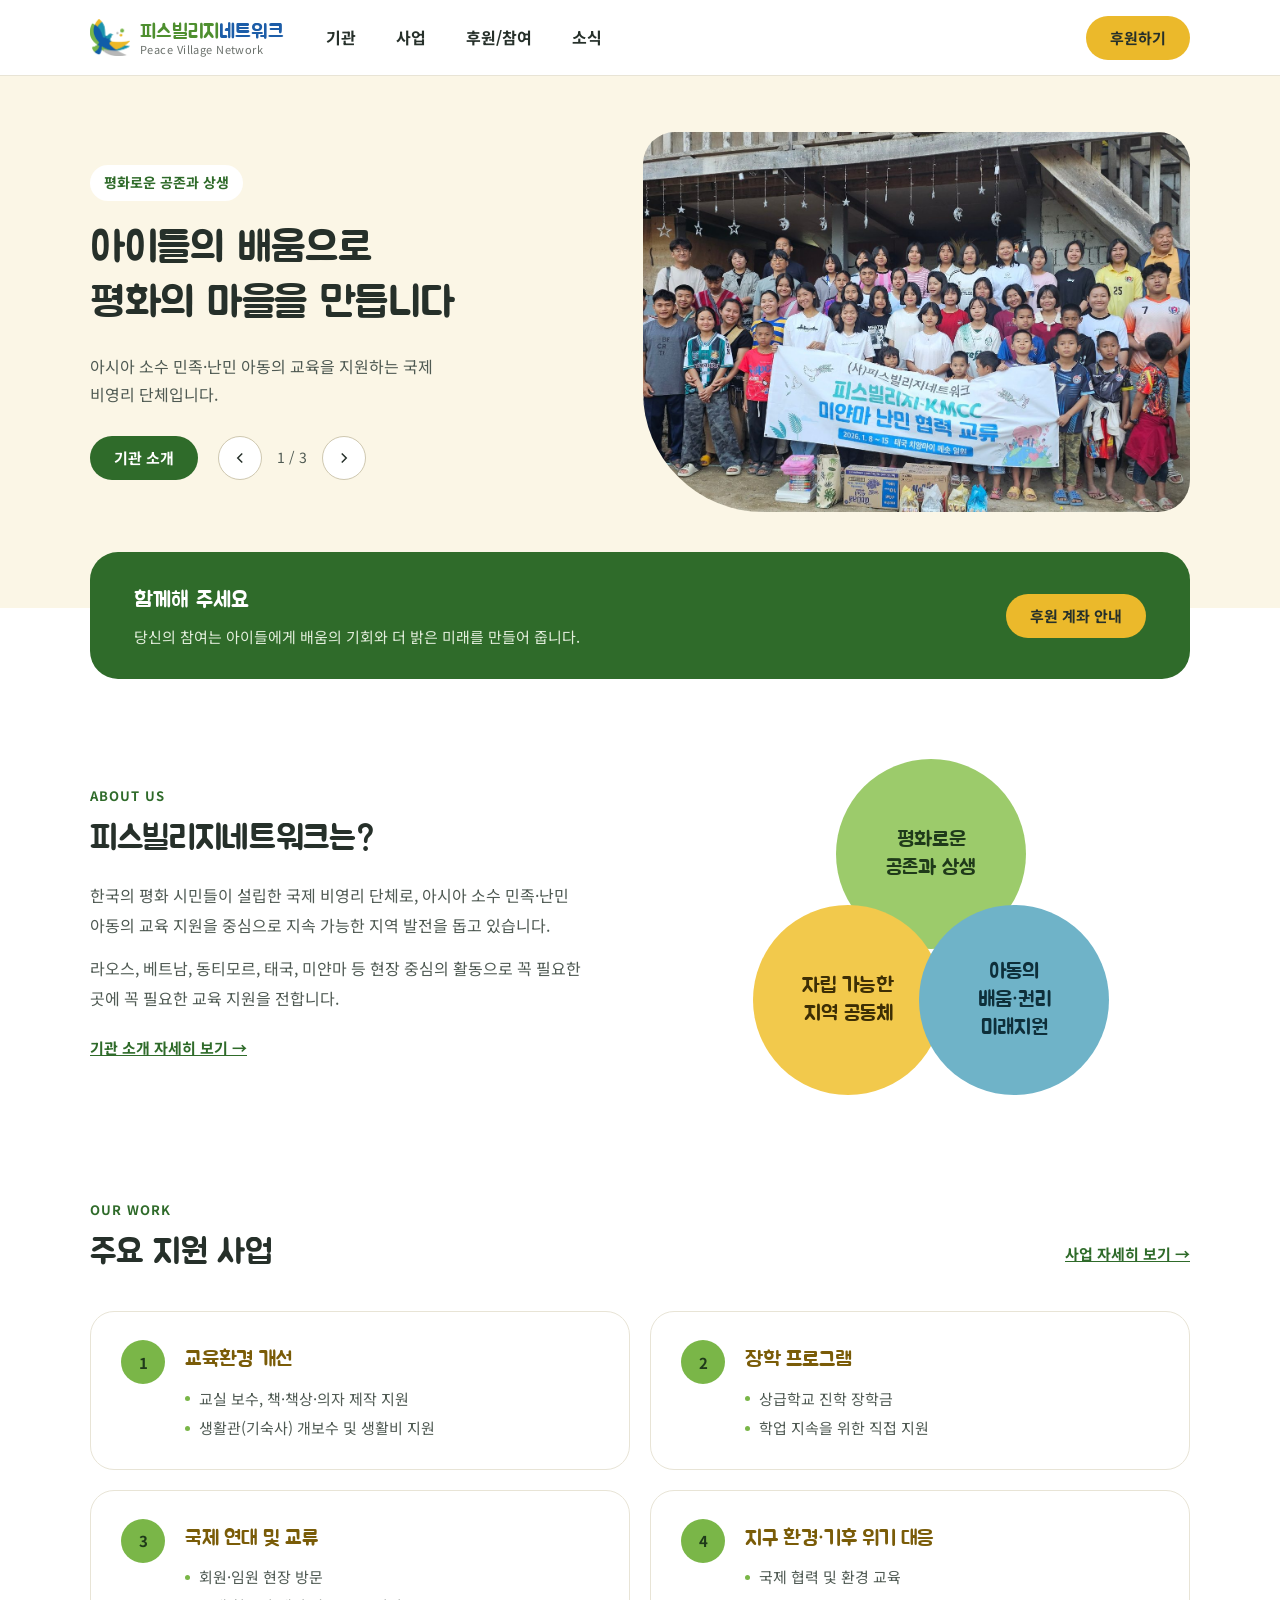
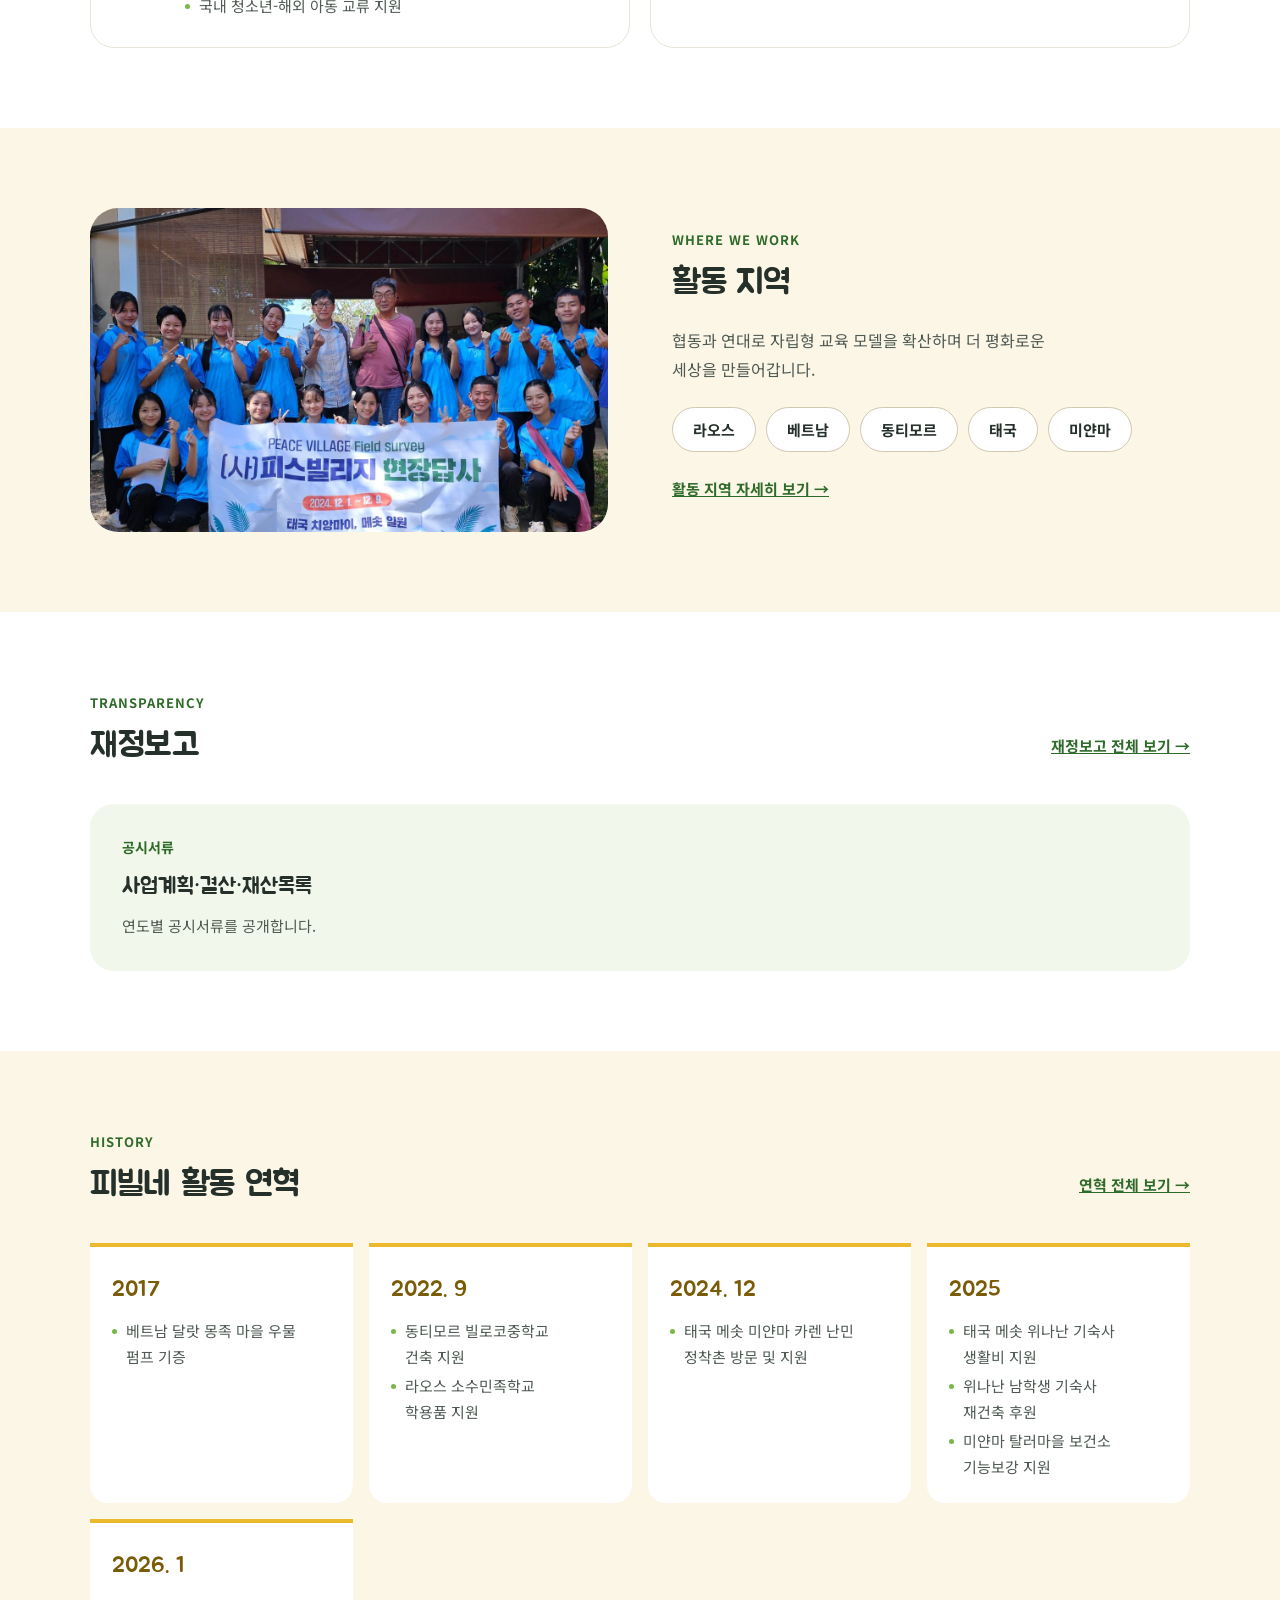
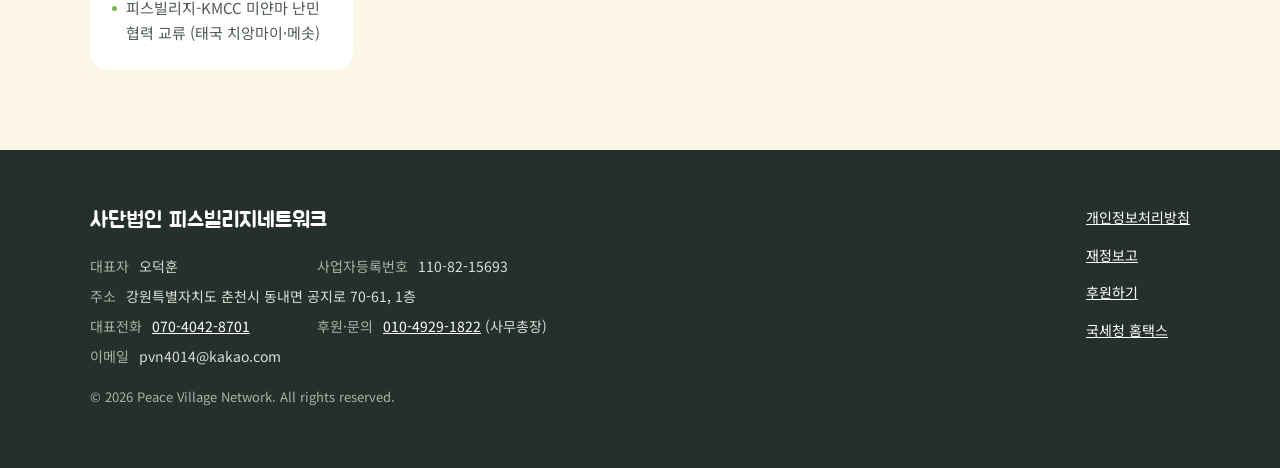
<file: index.html>
<!doctype html>
<html lang="ko">
<head>
<meta charset="utf-8">
<meta name="viewport" content="width=device-width, initial-scale=1">
<link rel="icon" href="assets/img/favicon.png">
<link rel="preconnect" href="https://fonts.googleapis.com">
<link rel="preconnect" href="https://fonts.gstatic.com" crossorigin>
<link href="https://fonts.googleapis.com/css2?family=Jua&family=Noto+Sans+KR:wght@400;500;700&display=swap" rel="stylesheet">
<link rel="stylesheet" href="assets/css/style.css">
<meta property="og:type" content="website">
<meta property="og:site_name" content="피스빌리지네트워크">
<meta property="og:title" content="피스빌리지네트워크 | Peace Village Network">
<meta property="og:description" content="아시아 소수 민족·난민 아동의 교육을 지원하는 국제 비영리 단체, 사단법인 피스빌리지네트워크입니다. 라오스·베트남·동티모르·태국·미얀마에서 아이들의 배움을 함께 만듭니다.">
<meta property="og:image" content="https://www.pvnw.co.kr/assets/img/p1-kmcc-2026.jpg">
<meta name="description" content="아시아 소수 민족·난민 아동의 교육을 지원하는 국제 비영리 단체, 사단법인 피스빌리지네트워크입니다. 라오스·베트남·동티모르·태국·미얀마에서 아이들의 배움을 함께 만듭니다.">
<meta property="og:url" content="https://www.pvnw.co.kr/">
<link rel="canonical" href="https://www.pvnw.co.kr/">

<title>피스빌리지네트워크 | Peace Village Network</title>
</head>
<body>
<a class="skip" href="#main">본문 바로가기</a>
<header id="site-header" class="site-header"></header>

<main id="main">
  <section class="hero" data-feature="홈: 메인 배너" data-render="hero" aria-label="메인 배너"></section>

  <div class="wrap support-band" data-feature="홈: 후원 안내 띠|후원하기 페이지">
    <div class="band">
      <div>
        <span class="band-title" data-text="index.01">함께해 주세요</span>
        <span class="band-text" data-text="index.02">당신의 참여는 아이들에게 배움의 기회와 더 밝은 미래를 만들어 줍니다.</span>
      </div>
      <div class="band-btns">
        <a class="btn btn-yellow" href="support.html#regular" data-feature="CMS 정기후원 사용" data-text="index.03">CMS 정기후원 신청</a>
        <a class="btn btn-yellow" href="support.html#account" data-feature-off="CMS 정기후원 사용" data-text="index.04">후원 계좌 안내</a>
        <a class="btn btn-line-white" href="support.html#account" data-feature="CMS 정기후원 사용" data-text="index.05">후원 계좌 안내</a>
      </div>
    </div>
  </div>

  <section class="section" data-feature="홈: 기관 소개">
    <div class="wrap split">
      <div>
        <span class="eyebrow" data-text="index.06">ABOUT US</span>
        <h2 class="sec-title" style="margin-bottom:20px" data-text="index.07">피스빌리지네트워크는?</h2>
        <p class="lead" data-text="index.08">한국의 평화 시민들이 설립한 국제 비영리 단체로, 아시아 소수 민족·난민 아동의 교육 지원을 중심으로 지속 가능한 지역 발전을 돕고 있습니다.</p>
        <p class="lead" data-text="index.09">라오스, 베트남, 동티모르, 태국, 미얀마 등 현장 중심의 활동으로 꼭 필요한 곳에 꼭 필요한 교육 지원을 전합니다.</p>
        <a class="more" data-feature="기관소개 페이지" href="about.html" style="margin-top:12px" data-text="index.10">기관 소개 자세히 보기 →</a>
      </div>
      <div class="values" aria-label="핵심 가치">
        <div class="circle c1" data-text="index.11">평화로운<br>공존과 상생</div>
        <div class="row">
          <div class="circle c2" data-text="index.12">자립 가능한<br>지역 공동체</div>
          <div class="circle c3" data-text="index.13">아동의<br>배움·권리<br>미래지원</div>
        </div>
      </div>
    </div>
  </section>

  <section class="section tight-top" data-feature="홈: 주요 지원 사업">
    <div class="wrap">
      <div class="sec-head">
        <div><span class="eyebrow" data-text="index.14">OUR WORK</span><h2 class="sec-title" data-text="index.15">주요 지원 사업</h2></div>
        <a class="more" data-feature="주요 지원 사업 페이지" href="business.html" data-text="index.16">사업 자세히 보기 →</a>
      </div>
      <div class="works" data-render="works"></div>
    </div>
  </section>

  <section class="section cream" data-feature="홈: 활동 지역">
    <div class="wrap split">
      <div class="ph">
        <img class="photo" src="assets/img/p4-field-2024.jpg" alt="2024년 12월 태국 치앙마이·메솟 현장답사 단체 사진" data-img="index.사진1">
      </div>
      <div>
        <span class="eyebrow" data-text="index.17">WHERE WE WORK</span>
        <h2 class="sec-title" style="margin-bottom:20px" data-text="index.18">활동 지역</h2>
        <p class="lead" style="margin-bottom:22px" data-text="index.19">협동과 연대로 자립형 교육 모델을 확산하며 더 평화로운 세상을 만들어갑니다.</p>
        <ul class="chips"><li data-text="index.20">라오스</li><li data-text="index.21">베트남</li><li data-text="index.22">동티모르</li><li data-text="index.23">태국</li><li data-text="index.24">미얀마</li></ul>
        <a class="more" data-feature="활동 지역 페이지" href="region.html" style="margin-top:14px" data-text="index.25">활동 지역 자세히 보기 →</a>
      </div>
    </div>
  </section>

  <section class="section" data-feature="홈: 재정보고|재정보고 페이지">
    <div class="wrap">
      <div class="sec-head">
        <div><span class="eyebrow" data-text="index.26">TRANSPARENCY</span><h2 class="sec-title" data-text="index.27">재정보고</h2></div>
        <a class="more" href="finance.html" data-text="index.28">재정보고 전체 보기 →</a>
      </div>
      <div class="fin-cards">
        <a class="fin-card" data-feature="재정보고: 공시서류" href="finance.html#settlement" style="background:var(--green-soft)">
          <span class="k" style="color:var(--green-dark)" data-text="index.29">공시서류</span>
          <span class="t" data-text="index.30">사업계획·결산·재산목록</span>
          <span class="d" data-text="index.31">연도별 공시서류를 공개합니다.</span>
        </a>
        <a class="fin-card" href="finance.html#donation" style="background:var(--blue-soft)" data-feature="기부금 활용실적 공개">
          <span class="k" style="color:var(--blue)" data-text="index.32">기부금</span>
          <span class="t" data-text="index.33">기부금 모금액 및 활용실적</span>
          <span class="d" data-text="index.34">보내주신 후원금의 사용 내역을 공개합니다.</span>
        </a>
      </div>
    </div>
  </section>

  <section class="section cream" data-feature="홈: 활동 연혁">
    <div class="wrap">
      <div class="sec-head">
        <div><span class="eyebrow" data-text="index.35">HISTORY</span><h2 class="sec-title" data-text="index.36">피빌네 활동 연혁</h2></div>
        <a class="more" data-feature="기관소개 페이지|기관소개: 연혁" href="about.html#history" data-text="index.37">연혁 전체 보기 →</a>
      </div>
      <ol data-render="history" data-limit="5"></ol>
    </div>
  </section>

  <section class="section" data-feature="홈: 공지사항|공지사항 페이지">
    <div class="wrap">
      <div class="sec-head">
        <div><span class="eyebrow" data-text="index.38">NEWS</span><h2 class="sec-title" data-text="index.39">공지사항</h2></div>
        <a class="more" href="news.html" data-text="index.40">전체 보기 →</a>
      </div>
      <ul class="notice-latest" data-render="noticesLatest"></ul>
    </div>
  </section>
</main>
<footer id="site-footer" class="site-footer"></footer>
<script src="assets/js/config.js"></script>
<script src="assets/js/content-default.js"></script>
<script src="assets/js/site.js"></script>
<!-- Cloudflare Web Analytics (관리자 미리보기·로컬은 집계 제외) -->
<script>(function(){if(/[?&]edit=1/.test(location.search)||!/pvnw\.co\.kr$/.test(location.hostname))return;var s=document.createElement('script');s.defer=true;s.src='https://static.cloudflareinsights.com/beacon.min.js';s.setAttribute('data-cf-beacon','{"token": "9bc579dd54d64bc2aff5ee26967d3add"}');document.body.appendChild(s);})();</script>

<script>PVN.init('home');</script>
</body>
</html>
</file>
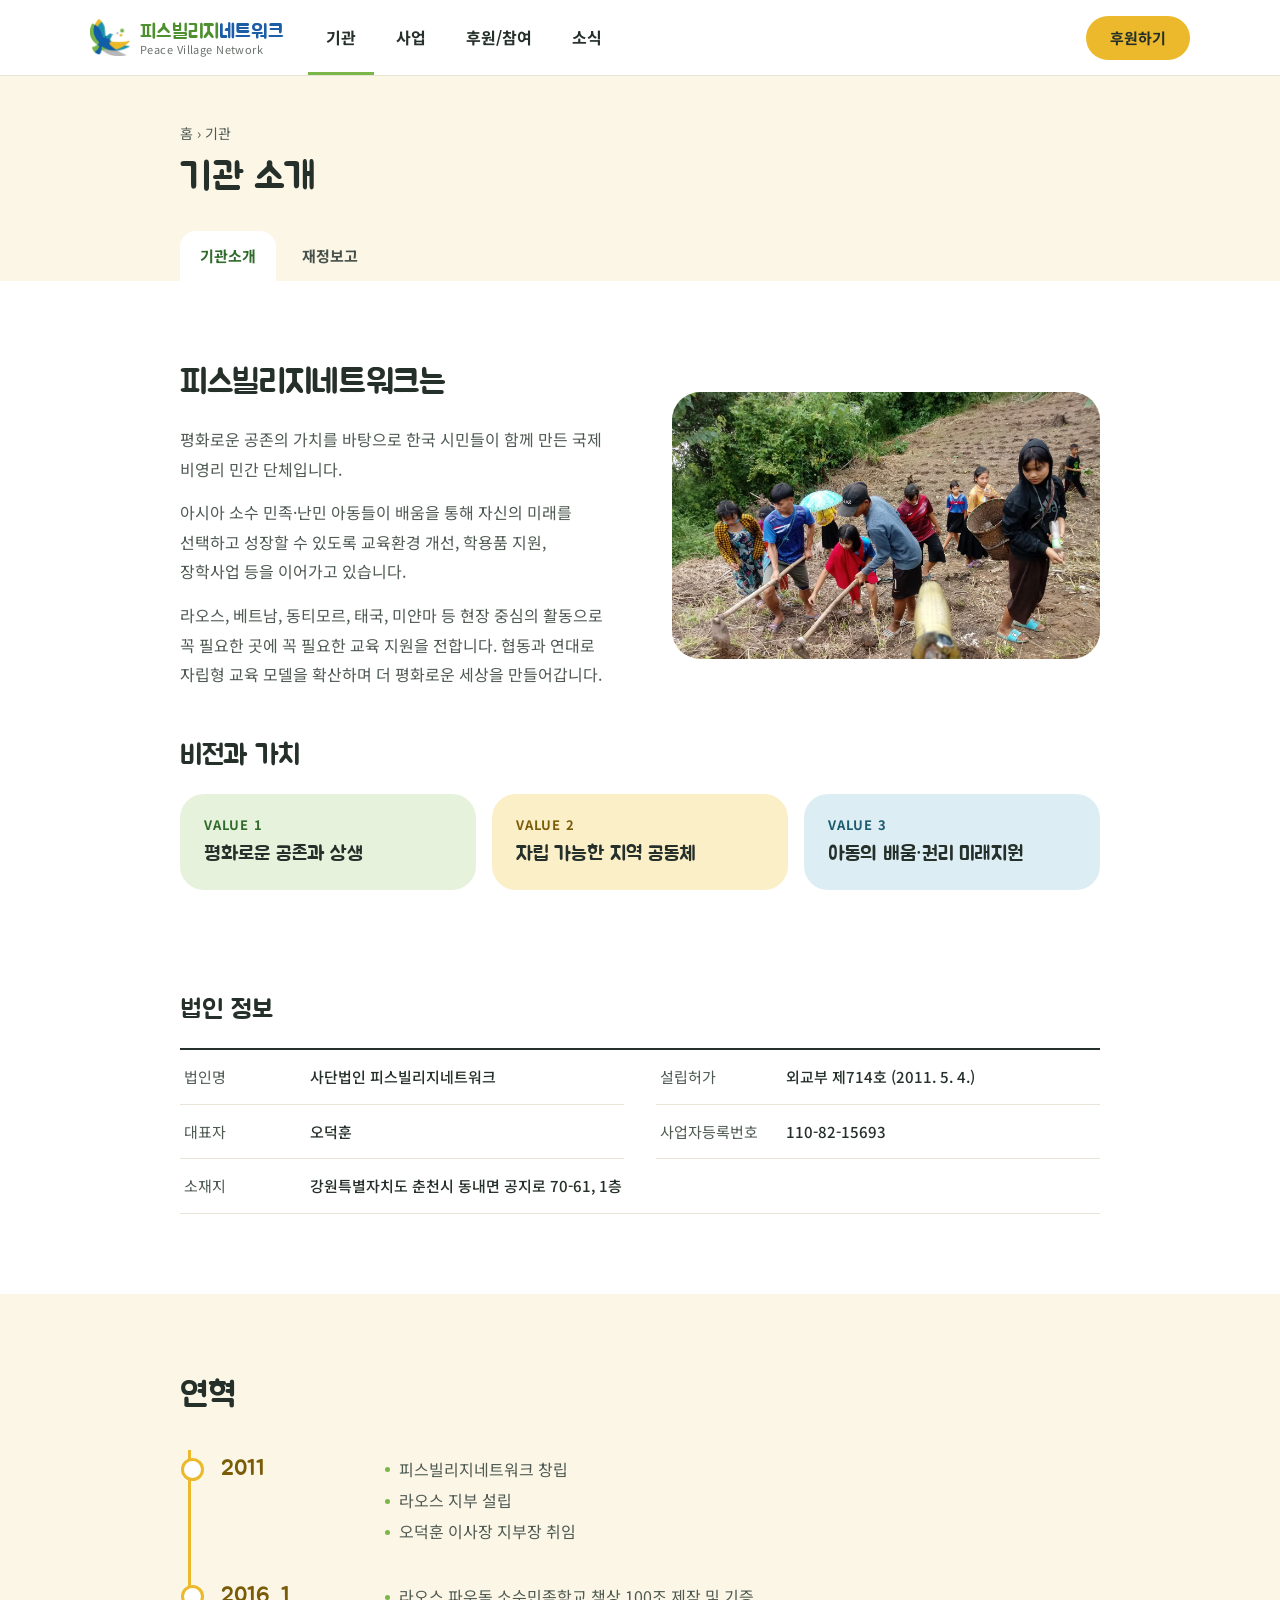
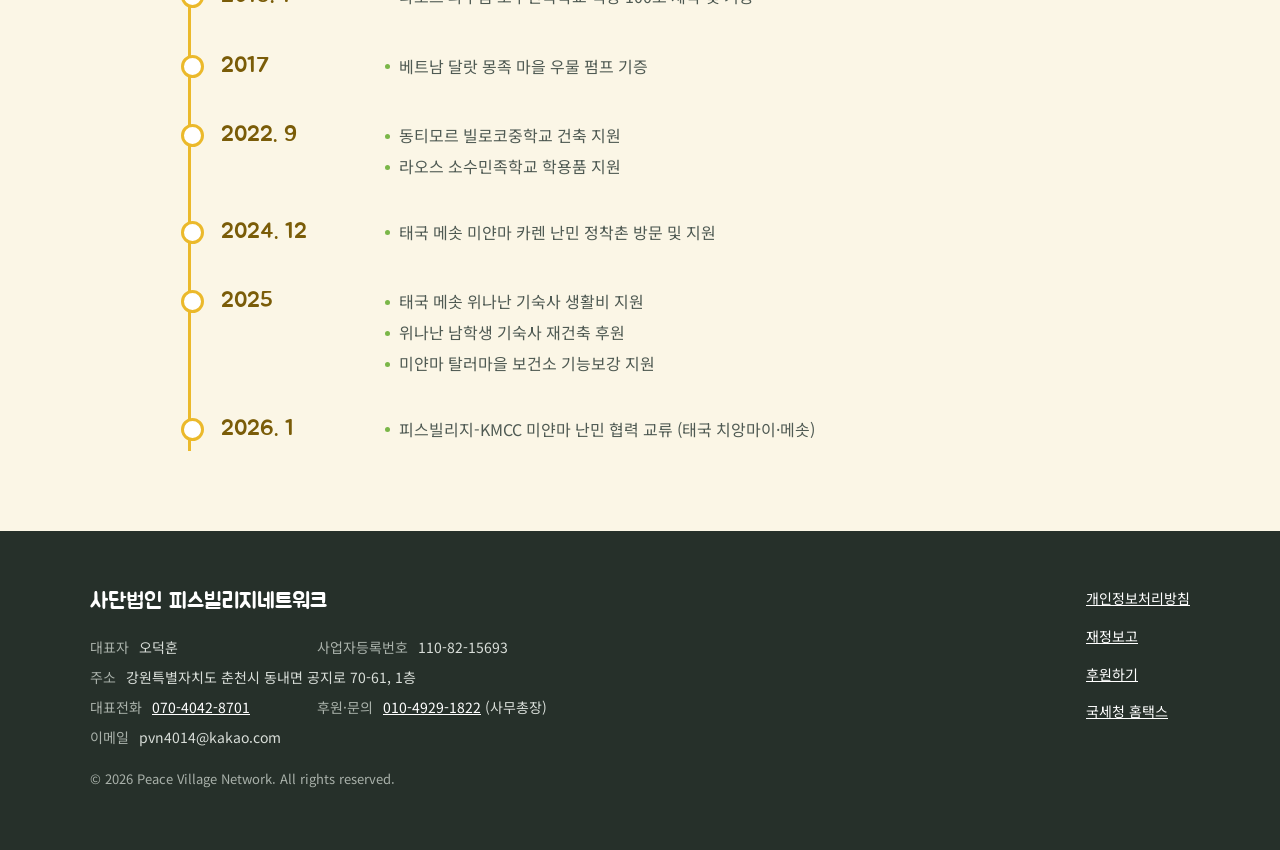
<file: about.html>
<!doctype html>
<html lang="ko">
<head>
<meta charset="utf-8">
<meta name="viewport" content="width=device-width, initial-scale=1">
<link rel="icon" href="assets/img/favicon.png">
<link rel="preconnect" href="https://fonts.googleapis.com">
<link rel="preconnect" href="https://fonts.gstatic.com" crossorigin>
<link href="https://fonts.googleapis.com/css2?family=Jua&family=Noto+Sans+KR:wght@400;500;700&display=swap" rel="stylesheet">
<link rel="stylesheet" href="assets/css/style.css">
<meta property="og:type" content="website">
<meta property="og:site_name" content="피스빌리지네트워크">
<meta property="og:title" content="기관소개 | 피스빌리지네트워크">
<meta property="og:description" content="사단법인 피스빌리지네트워크의 설립 목적과 비전·가치, 2011년부터 이어온 연혁과 법인 정보를 소개합니다.">
<meta property="og:image" content="https://www.pvnw.co.kr/assets/img/p1-kmcc-2026.jpg">
<meta name="description" content="사단법인 피스빌리지네트워크의 설립 목적과 비전·가치, 2011년부터 이어온 연혁과 법인 정보를 소개합니다.">
<meta property="og:url" content="https://www.pvnw.co.kr/about.html">
<link rel="canonical" href="https://www.pvnw.co.kr/about.html">

<title>기관소개 | 피스빌리지네트워크</title>
</head>
<body>
<a class="skip" href="#main">본문 바로가기</a>
<header id="site-header" class="site-header"></header>

<main id="main" data-page-feature="기관소개 페이지">
  <div class="sub-head">
    <div class="wrap narrow">
      <span class="crumb">홈 › 기관</span>
      <h1 data-text="about.01">기관 소개</h1>
      <nav class="sub-tabs" aria-label="기관 하위 메뉴">
        <a data-feature="기관소개 페이지" href="about.html" aria-current="page">기관소개</a>
        <a data-feature="재정보고 페이지" href="finance.html">재정보고</a>
      </nav>
    </div>
  </div>


  <section id="about" class="section">
    <div class="wrap narrow split">
      <div>
        <h2 class="sec-title" style="margin-bottom:20px" data-text="about.02">피스빌리지네트워크는</h2>
        <p class="lead" data-text="about.03">평화로운 공존의 가치를 바탕으로 한국 시민들이 함께 만든 국제 비영리 민간 단체입니다.</p>
        <p class="lead" data-text="about.04">아시아 소수 민족·난민 아동들이 배움을 통해 자신의 미래를 선택하고 성장할 수 있도록 교육환경 개선, 학용품 지원, 장학사업 등을 이어가고 있습니다.</p>
        <p class="lead" data-text="about.05">라오스, 베트남, 동티모르, 태국, 미얀마 등 현장 중심의 활동으로 꼭 필요한 곳에 꼭 필요한 교육 지원을 전합니다. 협동과 연대로 자립형 교육 모델을 확산하며 더 평화로운 세상을 만들어갑니다.</p>
      </div>
      <div class="ph">
        <img class="photo" src="assets/img/p5-farming.jpg" alt="아이들과 청년들이 함께 밭을 일구는 모습" data-img="about.사진1">
      </div>
    </div>
    <div id="values" data-feature="기관소개: 비전과 가치" class="wrap narrow" style="margin-top:48px">
      <h2 class="sec-title" style="margin-bottom:20px;font-size:28px" data-text="about.06">비전과 가치</h2>
      <div class="value-cards">
        <div style="background:#E7F2DC"><small style="color:var(--green-dark)" data-text="about.07">VALUE 1</small><span data-text="about.08">평화로운 공존과 상생</span></div>
        <div style="background:#FBEFC8"><small style="color:var(--yellow-ink)" data-text="about.09">VALUE 2</small><span data-text="about.10">자립 가능한 지역 공동체</span></div>
        <div style="background:#DCEEF3"><small style="color:#1C5A6E" data-text="about.11">VALUE 3</small><span data-text="about.12">아동의 배움·권리 미래지원</span></div>
      </div>
    </div>
  </section>

  <section id="corp" data-feature="기관소개: 법인 정보" class="section tight-top">
    <div class="wrap narrow">
      <h2 class="sec-title" style="margin-bottom:20px;font-size:26px" data-text="about.13">법인 정보</h2>
      <dl class="corp-info">
        <div><dt data-text="about.14">법인명</dt><dd data-info="기관명">사단법인 피스빌리지네트워크</dd></div>
        <div><dt data-text="about.15">설립허가</dt><dd data-info="설립허가"></dd></div>
        <div><dt data-text="about.16">대표자</dt><dd data-info="대표자"></dd></div>
        <div><dt data-text="about.17">사업자등록번호</dt><dd data-info="사업자등록번호"></dd></div>
        <div style="grid-column:1/-1"><dt data-text="about.18">소재지</dt><dd data-info="주소"></dd></div>
      </dl>
    </div>
  </section>

  <section id="history" data-feature="기관소개: 연혁" class="section cream">
    <div class="wrap narrow">
      <h2 class="sec-title" style="margin-bottom:32px" data-text="about.19">연혁</h2>
      <ol data-render="history" data-style="timeline"></ol>
    </div>
  </section>
</main>
<footer id="site-footer" class="site-footer"></footer>
<script src="assets/js/config.js"></script>
<script src="assets/js/content-default.js"></script>
<script src="assets/js/site.js"></script>
<!-- Cloudflare Web Analytics (관리자 미리보기·로컬은 집계 제외) -->
<script>(function(){if(/[?&]edit=1/.test(location.search)||!/pvnw\.co\.kr$/.test(location.hostname))return;var s=document.createElement('script');s.defer=true;s.src='https://static.cloudflareinsights.com/beacon.min.js';s.setAttribute('data-cf-beacon','{"token": "9bc579dd54d64bc2aff5ee26967d3add"}');document.body.appendChild(s);})();</script>

<script>PVN.init('org');</script>
</body>
</html>
</file>
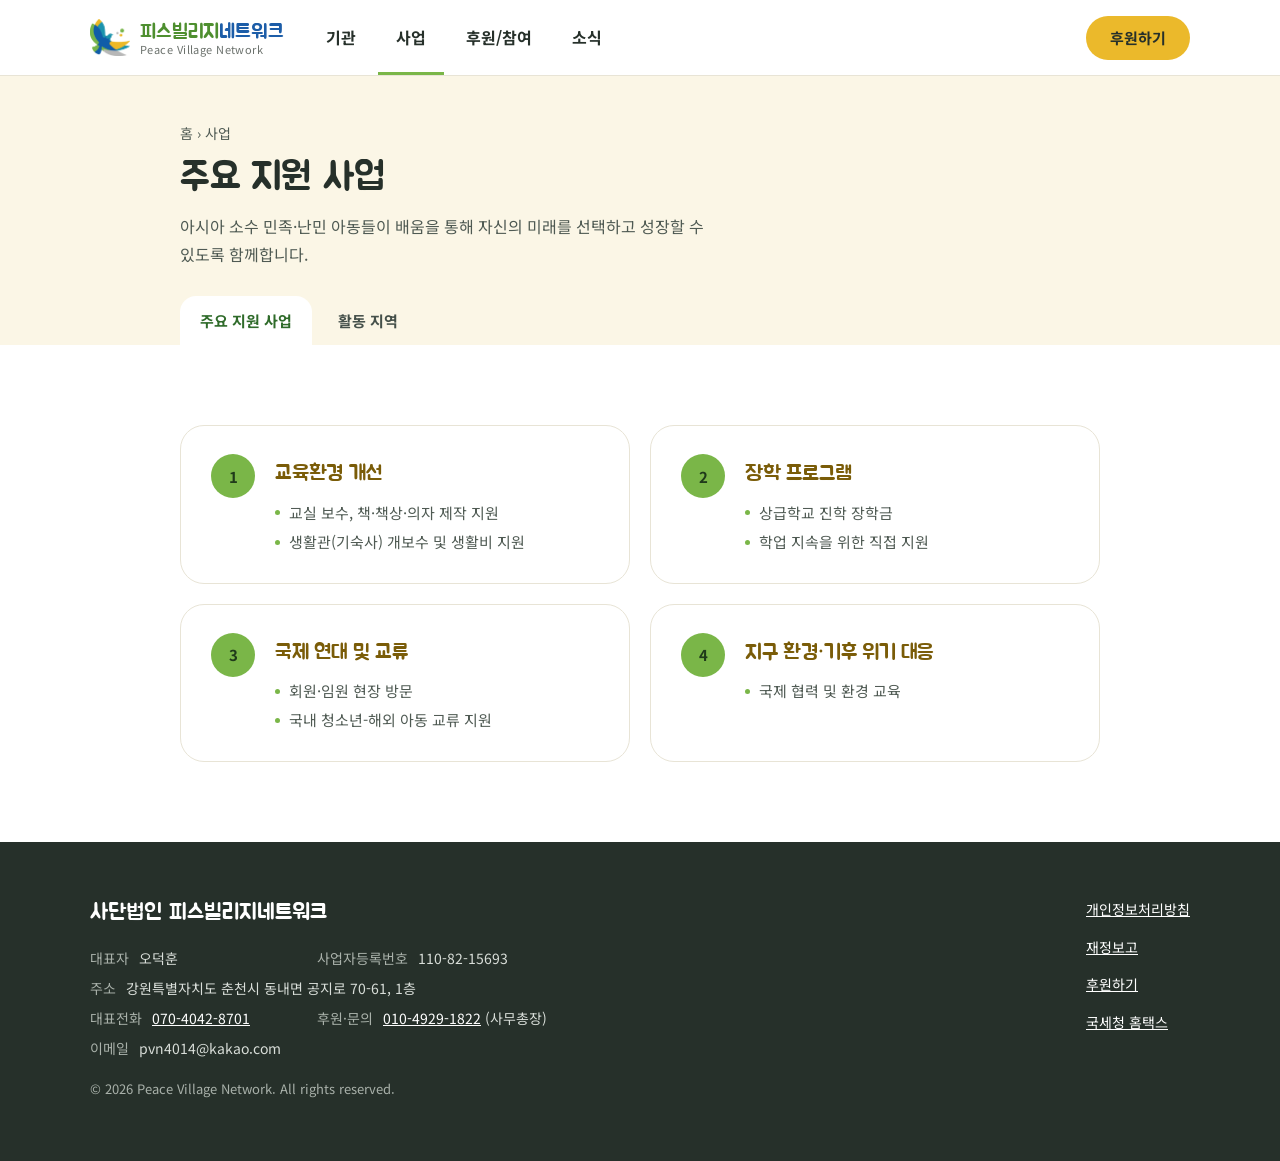
<file: business.html>
<!doctype html>
<html lang="ko">
<head>
<meta charset="utf-8">
<meta name="viewport" content="width=device-width, initial-scale=1">
<link rel="icon" href="assets/img/favicon.png">
<link rel="preconnect" href="https://fonts.googleapis.com">
<link rel="preconnect" href="https://fonts.gstatic.com" crossorigin>
<link href="https://fonts.googleapis.com/css2?family=Jua&family=Noto+Sans+KR:wght@400;500;700&display=swap" rel="stylesheet">
<link rel="stylesheet" href="assets/css/style.css">
<meta property="og:type" content="website">
<meta property="og:site_name" content="피스빌리지네트워크">
<meta property="og:title" content="주요 지원 사업 | 피스빌리지네트워크">
<meta property="og:description" content="교육환경 개선, 장학 프로그램, 국제 연대 및 교류, 지구 환경·기후 위기 대응 — 피스빌리지네트워크의 주요 지원 사업을 소개합니다.">
<meta property="og:image" content="https://www.pvnw.co.kr/assets/img/p1-kmcc-2026.jpg">
<meta name="description" content="교육환경 개선, 장학 프로그램, 국제 연대 및 교류, 지구 환경·기후 위기 대응 — 피스빌리지네트워크의 주요 지원 사업을 소개합니다.">
<meta property="og:url" content="https://www.pvnw.co.kr/business.html">
<link rel="canonical" href="https://www.pvnw.co.kr/business.html">

<title>주요 지원 사업 | 피스빌리지네트워크</title>
</head>
<body>
<a class="skip" href="#main">본문 바로가기</a>
<header id="site-header" class="site-header"></header>

<main id="main" data-page-feature="주요 지원 사업 페이지">
  <div class="sub-head">
    <div class="wrap narrow">
      <span class="crumb">홈 › 사업</span>
      <h1 data-text="business.01">주요 지원 사업</h1>
      <p class="desc" data-text="business.02">아시아 소수 민족·난민 아동들이 배움을 통해 자신의 미래를 선택하고 성장할 수 있도록 함께합니다.</p>
      <nav class="sub-tabs" aria-label="사업 하위 메뉴">
        <a data-feature="주요 지원 사업 페이지" href="business.html" aria-current="page">주요 지원 사업</a>
        <a data-feature="활동 지역 페이지" href="region.html">활동 지역</a>
      </nav>
    </div>
  </div>
  <section class="section">
    <div class="wrap narrow">
      <div class="works" data-render="works"></div>
    </div>
  </section>
</main>
<footer id="site-footer" class="site-footer"></footer>
<script src="assets/js/config.js"></script>
<script src="assets/js/content-default.js"></script>
<script src="assets/js/site.js"></script>
<!-- Cloudflare Web Analytics (관리자 미리보기·로컬은 집계 제외) -->
<script>(function(){if(/[?&]edit=1/.test(location.search)||!/pvnw\.co\.kr$/.test(location.hostname))return;var s=document.createElement('script');s.defer=true;s.src='https://static.cloudflareinsights.com/beacon.min.js';s.setAttribute('data-cf-beacon','{"token": "9bc579dd54d64bc2aff5ee26967d3add"}');document.body.appendChild(s);})();</script>

<script>PVN.init('work');</script>
</body>
</html>
</file>
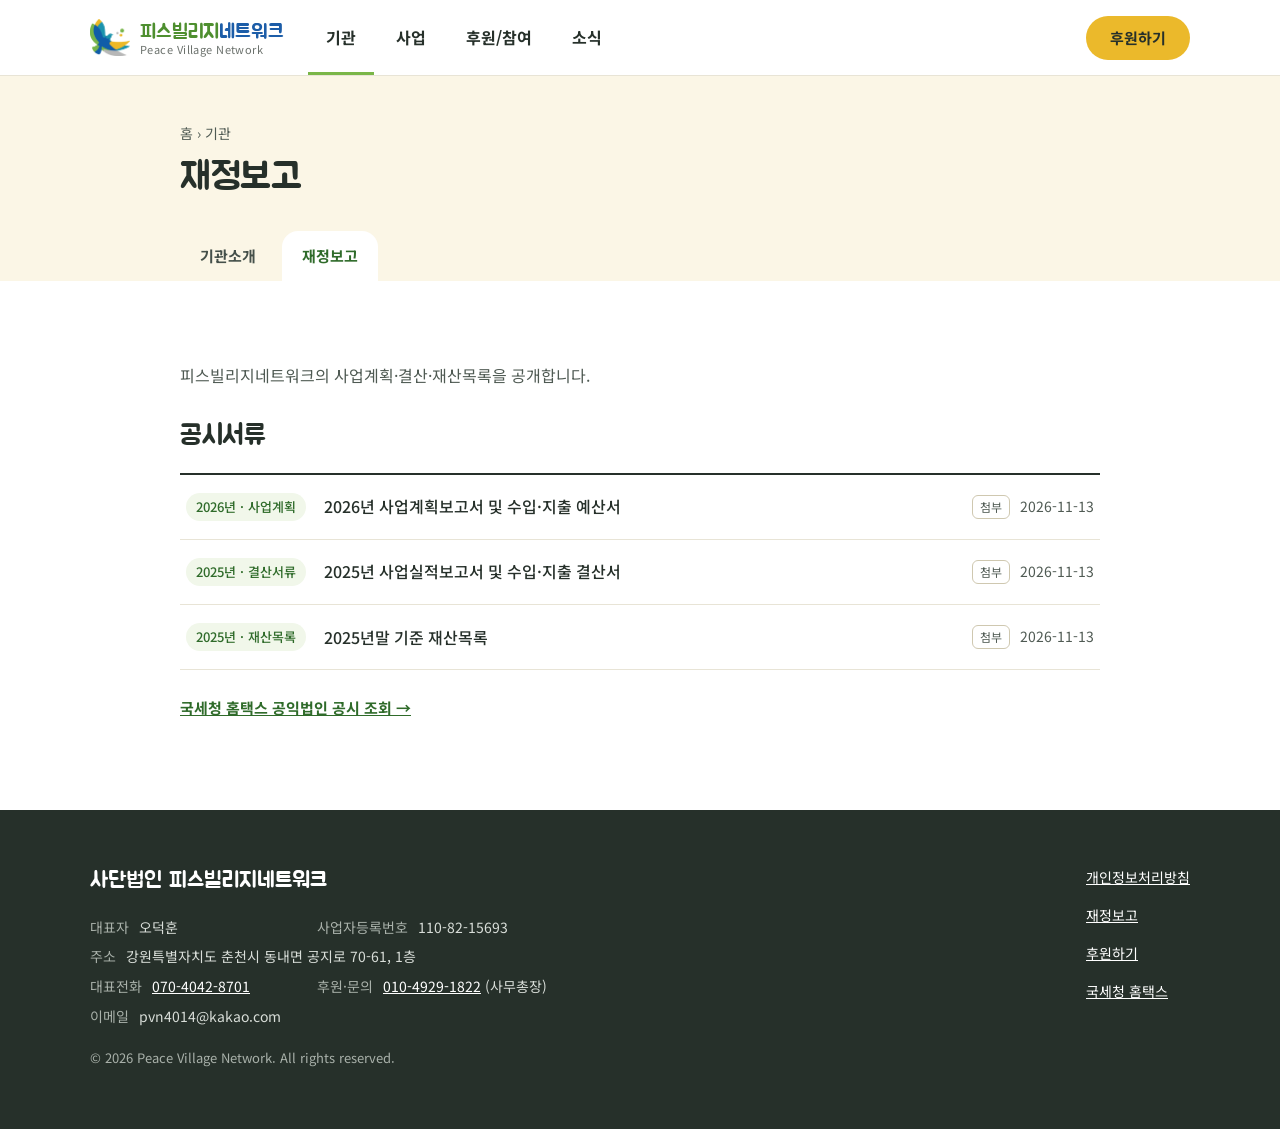
<file: finance.html>
<!doctype html>
<html lang="ko">
<head>
<meta charset="utf-8">
<meta name="viewport" content="width=device-width, initial-scale=1">
<link rel="icon" href="assets/img/favicon.png">
<link rel="preconnect" href="https://fonts.googleapis.com">
<link rel="preconnect" href="https://fonts.gstatic.com" crossorigin>
<link href="https://fonts.googleapis.com/css2?family=Jua&family=Noto+Sans+KR:wght@400;500;700&display=swap" rel="stylesheet">
<link rel="stylesheet" href="assets/css/style.css">
<meta property="og:type" content="website">
<meta property="og:site_name" content="피스빌리지네트워크">
<meta property="og:title" content="재정보고 | 피스빌리지네트워크">
<meta property="og:description" content="피스빌리지네트워크의 사업계획서·결산서·재산목록 등 재정 공시자료를 투명하게 공개합니다.">
<meta property="og:image" content="https://www.pvnw.co.kr/assets/img/p1-kmcc-2026.jpg">
<meta name="description" content="피스빌리지네트워크의 사업계획서·결산서·재산목록 등 재정 공시자료를 투명하게 공개합니다.">
<meta property="og:url" content="https://www.pvnw.co.kr/finance.html">
<link rel="canonical" href="https://www.pvnw.co.kr/finance.html">

<title>재정보고 | 피스빌리지네트워크</title>
</head>
<body>
<a class="skip" href="#main">본문 바로가기</a>
<header id="site-header" class="site-header"></header>

<main id="main" data-page-feature="재정보고 페이지">
  <div class="sub-head">
    <div class="wrap narrow">
      <span class="crumb">홈 › 기관</span>
      <h1 data-text="finance.01">재정보고</h1>
      <nav class="sub-tabs" aria-label="기관 하위 메뉴">
        <a data-feature="기관소개 페이지" href="about.html">기관소개</a>
        <a data-feature="재정보고 페이지" href="finance.html" aria-current="page">재정보고</a>
      </nav>
    </div>
  </div>
  <section class="section">
    <div class="wrap narrow">
      <p class="lead" data-board-hide style="margin-bottom:28px" data-text="finance.02">피스빌리지네트워크의 사업계획·결산·재산목록을 공개합니다.</p>
      <section id="summary" class="fin-sec" data-feature="재정보고: 요약 그래프">
        <h2 class="sec-title fin-h" data-text="finance.요약">한눈에 보는 재정</h2>
        <div data-render="finSummary"></div>
      </section>
      <section id="settlement" class="fin-sec" data-feature="재정보고: 공시서류">
        <h2 class="sec-title fin-h" data-text="finance.03">공시서류</h2>
        <div data-render="finance" data-kind="settlement"></div>
      </section>
      <section id="donation" class="fin-sec" data-feature="기부금 활용실적 공개">
        <h2 class="sec-title fin-h" data-text="finance.04">기부금 모금액 및 활용실적</h2>
        <div data-render="finance" data-kind="donation"></div>
      </section>
      <a class="more" data-board-hide href="https://www.hometax.go.kr" target="_blank" rel="noopener" style="margin-top:16px" data-text="finance.05">국세청 홈택스 공익법인 공시 조회 →</a>
    </div>
  </section>
</main>
<footer id="site-footer" class="site-footer"></footer>
<script src="assets/js/config.js"></script>
<script src="assets/js/content-default.js"></script>
<script src="assets/js/site.js"></script>
<!-- Cloudflare Web Analytics (관리자 미리보기·로컬은 집계 제외) -->
<script>(function(){if(/[?&]edit=1/.test(location.search)||!/pvnw\.co\.kr$/.test(location.hostname))return;var s=document.createElement('script');s.defer=true;s.src='https://static.cloudflareinsights.com/beacon.min.js';s.setAttribute('data-cf-beacon','{"token": "9bc579dd54d64bc2aff5ee26967d3add"}');document.body.appendChild(s);})();</script>

<script>PVN.init('org');</script>
</body>
</html>
</file>
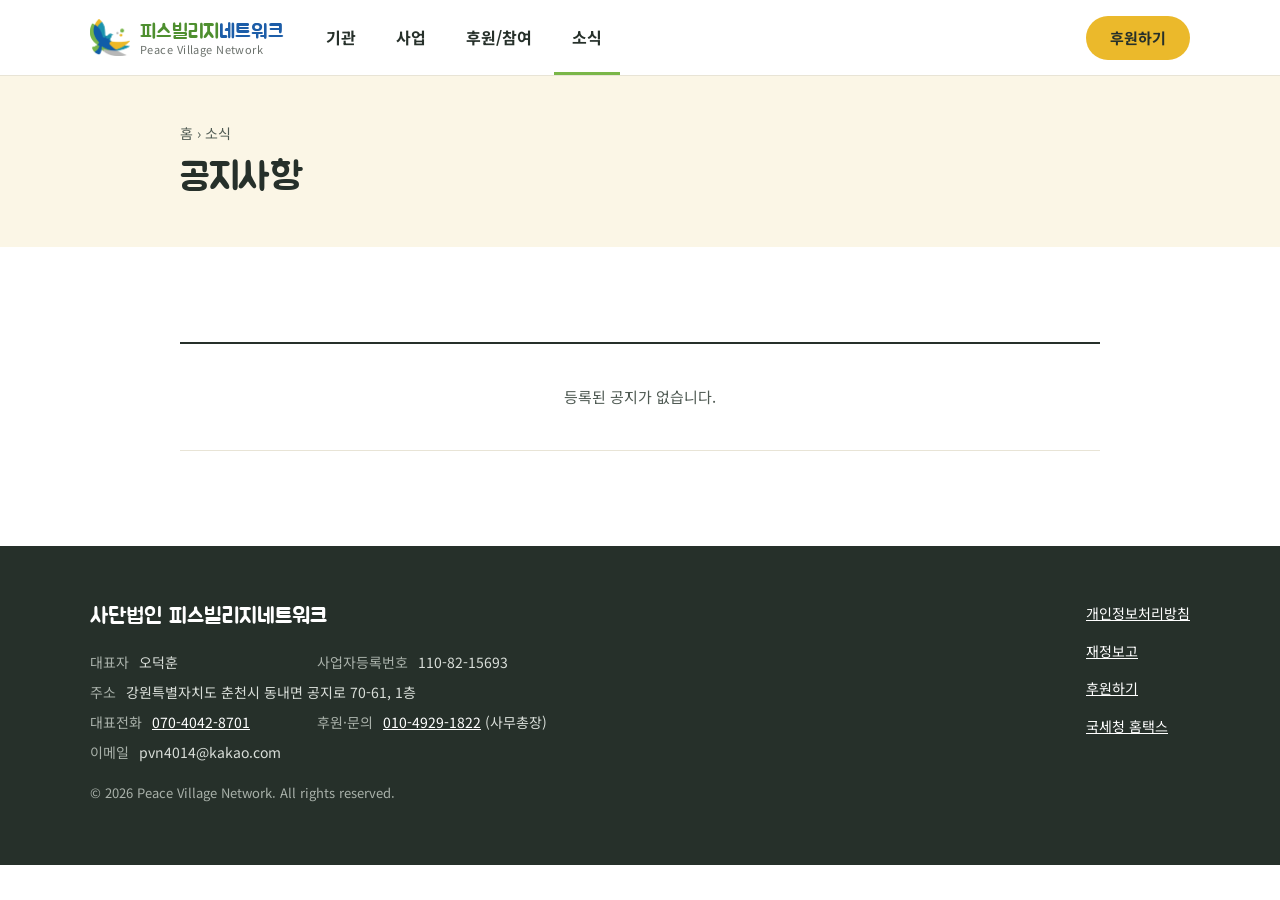
<file: news.html>
<!doctype html>
<html lang="ko">
<head>
<meta charset="utf-8">
<meta name="viewport" content="width=device-width, initial-scale=1">
<link rel="icon" href="assets/img/favicon.png">
<link rel="preconnect" href="https://fonts.googleapis.com">
<link rel="preconnect" href="https://fonts.gstatic.com" crossorigin>
<link href="https://fonts.googleapis.com/css2?family=Jua&family=Noto+Sans+KR:wght@400;500;700&display=swap" rel="stylesheet">
<link rel="stylesheet" href="assets/css/style.css">
<meta property="og:type" content="website">
<meta property="og:site_name" content="피스빌리지네트워크">
<meta property="og:title" content="공지사항 | 피스빌리지네트워크">
<meta property="og:description" content="피스빌리지네트워크의 새 소식과 공지사항을 전합니다.">
<meta property="og:image" content="https://www.pvnw.co.kr/assets/img/p1-kmcc-2026.jpg">
<meta name="description" content="피스빌리지네트워크의 새 소식과 공지사항을 전합니다.">
<meta property="og:url" content="https://www.pvnw.co.kr/news.html">
<link rel="canonical" href="https://www.pvnw.co.kr/news.html">

<title>공지사항 | 피스빌리지네트워크</title>
</head>
<body>
<a class="skip" href="#main">본문 바로가기</a>
<header id="site-header" class="site-header"></header>

<main id="main" data-page-feature="공지사항 페이지">
  <div class="sub-head pad">
    <div class="wrap narrow">
      <span class="crumb">홈 › 소식</span>
      <h1 data-text="news.01">공지사항</h1>
    </div>
  </div>
  <section class="section">
    <div class="wrap narrow" data-render="noticeList"></div>
  </section>
</main>
<footer id="site-footer" class="site-footer"></footer>
<script src="assets/js/config.js"></script>
<script src="assets/js/content-default.js"></script>
<script src="assets/js/site.js"></script>
<!-- Cloudflare Web Analytics (관리자 미리보기·로컬은 집계 제외) -->
<script>(function(){if(/[?&]edit=1/.test(location.search)||!/pvnw\.co\.kr$/.test(location.hostname))return;var s=document.createElement('script');s.defer=true;s.src='https://static.cloudflareinsights.com/beacon.min.js';s.setAttribute('data-cf-beacon','{"token": "9bc579dd54d64bc2aff5ee26967d3add"}');document.body.appendChild(s);})();</script>

<script>PVN.init('news');</script>
</body>
</html>
</file>
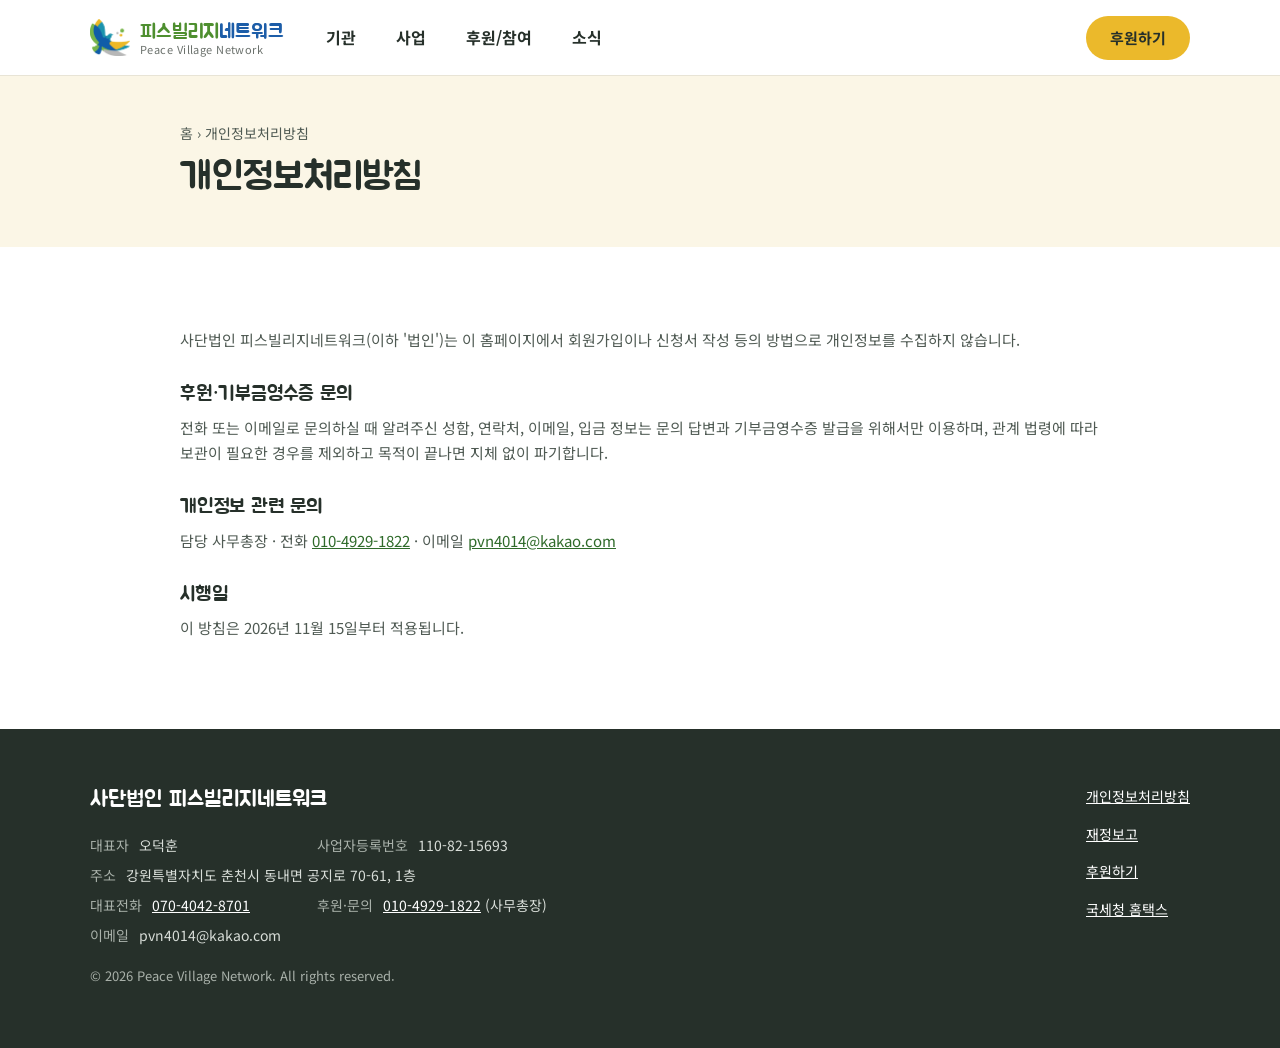
<file: privacy.html>
<!doctype html>
<html lang="ko">
<head>
<meta charset="utf-8">
<meta name="viewport" content="width=device-width, initial-scale=1">
<link rel="icon" href="assets/img/favicon.png">
<link rel="preconnect" href="https://fonts.googleapis.com">
<link rel="preconnect" href="https://fonts.gstatic.com" crossorigin>
<link href="https://fonts.googleapis.com/css2?family=Jua&family=Noto+Sans+KR:wght@400;500;700&display=swap" rel="stylesheet">
<link rel="stylesheet" href="assets/css/style.css">
<meta property="og:type" content="website">
<meta property="og:site_name" content="피스빌리지네트워크">
<meta property="og:title" content="개인정보처리방침 | 피스빌리지네트워크">
<meta property="og:description" content="사단법인 피스빌리지네트워크 홈페이지의 개인정보처리방침입니다.">
<meta property="og:image" content="https://www.pvnw.co.kr/assets/img/p1-kmcc-2026.jpg">
<meta name="description" content="사단법인 피스빌리지네트워크 홈페이지의 개인정보처리방침입니다.">
<meta property="og:url" content="https://www.pvnw.co.kr/privacy.html">
<link rel="canonical" href="https://www.pvnw.co.kr/privacy.html">

<title>개인정보처리방침 | 피스빌리지네트워크</title>
</head>
<body>
<a class="skip" href="#main">본문 바로가기</a>
<header id="site-header" class="site-header"></header>

<main id="main">
  <div class="sub-head pad">
    <div class="wrap narrow">
      <span class="crumb">홈 › 개인정보처리방침</span>
      <h1 data-text="privacy.01">개인정보처리방침</h1>
    </div>
  </div>
  <section class="section">
    <div class="wrap narrow">
      <div class="policy">
        <p data-text="privacy.02">사단법인 피스빌리지네트워크(이하 '법인')는 이 홈페이지에서 회원가입이나 신청서 작성 등의 방법으로 개인정보를 수집하지 않습니다.</p>
        <h2 data-text="privacy.03">후원·기부금영수증 문의</h2>
        <p data-text="privacy.04">전화 또는 이메일로 문의하실 때 알려주신 성함, 연락처, 이메일, 입금 정보는 문의 답변과 기부금영수증 발급을 위해서만 이용하며, 관계 법령에 따라 보관이 필요한 경우를 제외하고 목적이 끝나면 지체 없이 파기합니다.</p>
        <h2 data-text="privacy.05">개인정보 관련 문의</h2>
        <p>담당 <span data-info="문의 담당"></span> · 전화 <a data-tel="문의 전화"></a> · 이메일 <a data-mail="이메일"></a></p>
        <h2 data-text="privacy.06">시행일</h2>
        <p data-text="privacy.07">이 방침은 2026년 11월 15일부터 적용됩니다.</p>
      </div>
    </div>
  </section>
</main>
<footer id="site-footer" class="site-footer"></footer>
<script src="assets/js/config.js"></script>
<script src="assets/js/content-default.js"></script>
<script src="assets/js/site.js"></script>
<!-- Cloudflare Web Analytics (관리자 미리보기·로컬은 집계 제외) -->
<script>(function(){if(/[?&]edit=1/.test(location.search)||!/pvnw\.co\.kr$/.test(location.hostname))return;var s=document.createElement('script');s.defer=true;s.src='https://static.cloudflareinsights.com/beacon.min.js';s.setAttribute('data-cf-beacon','{"token": "9bc579dd54d64bc2aff5ee26967d3add"}');document.body.appendChild(s);})();</script>

<script>PVN.init('');</script>
</body>
</html>
</file>
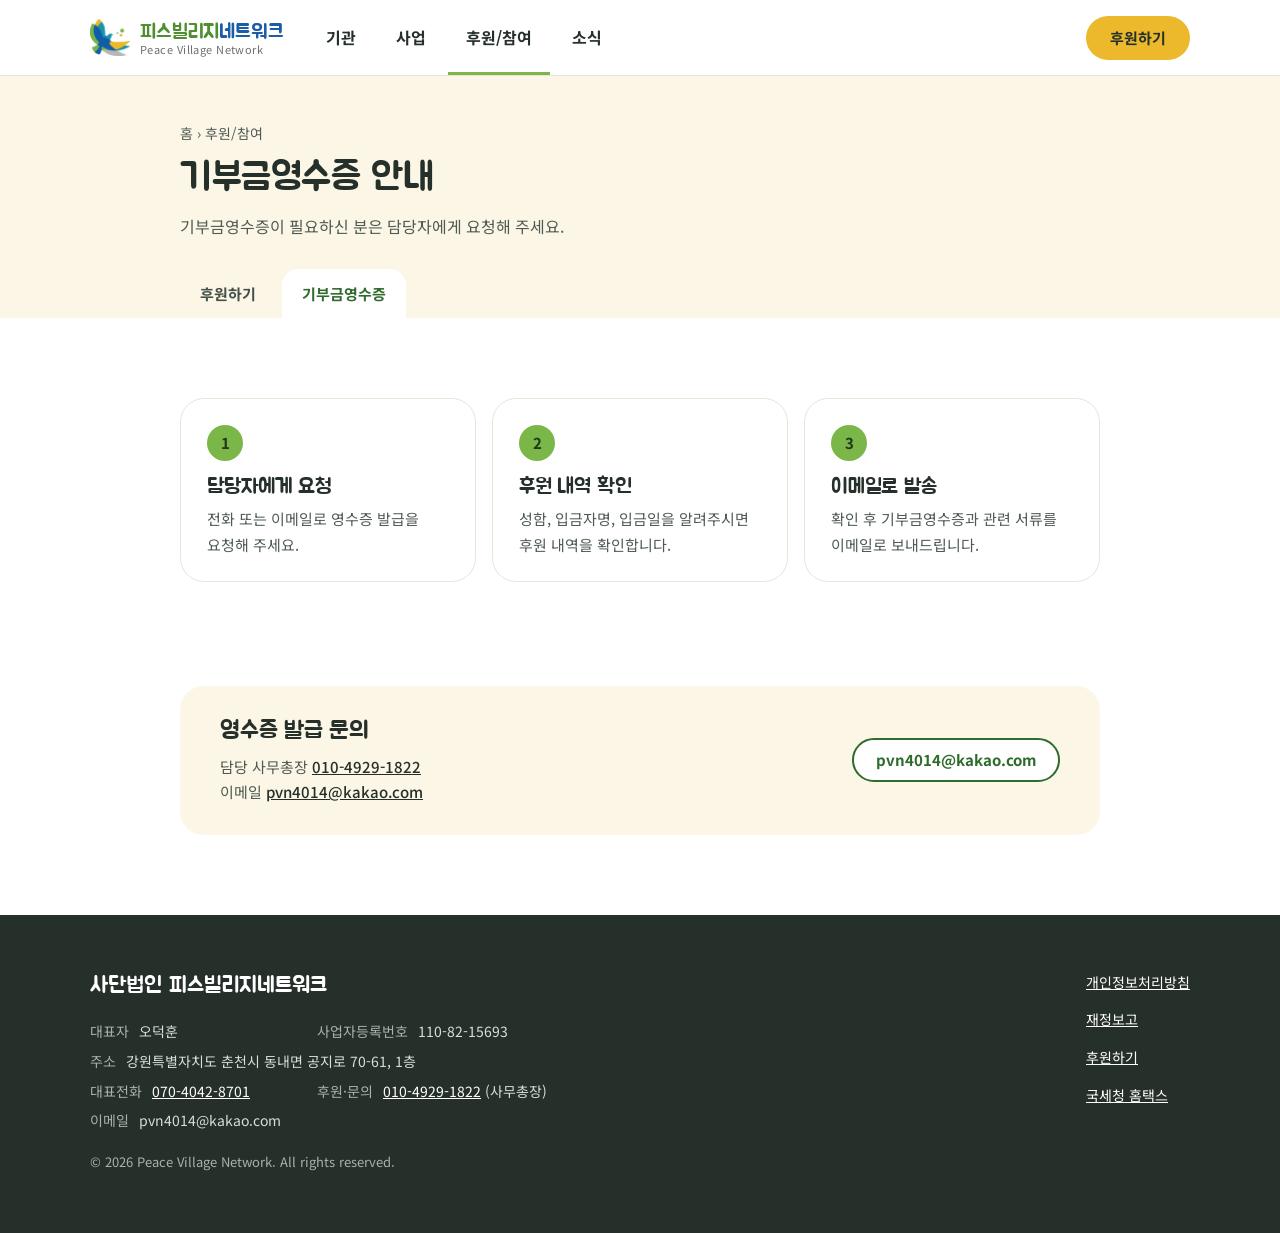
<file: receipt.html>
<!doctype html>
<html lang="ko">
<head>
<meta charset="utf-8">
<meta name="viewport" content="width=device-width, initial-scale=1">
<link rel="icon" href="assets/img/favicon.png">
<link rel="preconnect" href="https://fonts.googleapis.com">
<link rel="preconnect" href="https://fonts.gstatic.com" crossorigin>
<link href="https://fonts.googleapis.com/css2?family=Jua&family=Noto+Sans+KR:wght@400;500;700&display=swap" rel="stylesheet">
<link rel="stylesheet" href="assets/css/style.css">
<meta property="og:type" content="website">
<meta property="og:site_name" content="피스빌리지네트워크">
<meta property="og:title" content="기부금영수증 안내 | 피스빌리지네트워크">
<meta property="og:description" content="피스빌리지네트워크 후원금의 기부금영수증 발급 방법과 문의처를 안내합니다.">
<meta property="og:image" content="https://www.pvnw.co.kr/assets/img/p1-kmcc-2026.jpg">
<meta name="description" content="피스빌리지네트워크 후원금의 기부금영수증 발급 방법과 문의처를 안내합니다.">
<meta property="og:url" content="https://www.pvnw.co.kr/receipt.html">
<link rel="canonical" href="https://www.pvnw.co.kr/receipt.html">

<title>기부금영수증 안내 | 피스빌리지네트워크</title>
</head>
<body>
<a class="skip" href="#main">본문 바로가기</a>
<header id="site-header" class="site-header"></header>

<main id="main" data-page-feature="기부금영수증 페이지">
  <div class="sub-head">
    <div class="wrap narrow">
      <span class="crumb">홈 › 후원/참여</span>
      <h1 data-text="receipt.01">기부금영수증 안내</h1>
      <p class="desc" data-text="receipt.02">기부금영수증이 필요하신 분은 담당자에게 요청해 주세요.</p>
      <nav class="sub-tabs" aria-label="후원/참여 하위 메뉴">
        <a data-feature="후원하기 페이지" href="support.html">후원하기</a>
        <a data-feature="기부금영수증 페이지" href="receipt.html" aria-current="page">기부금영수증</a>
      </nav>
    </div>
  </div>

  <section class="section">
    <div class="wrap narrow">
      <ol class="steps">
        <li>
          <h3 data-text="receipt.03">담당자에게 요청</h3>
          <p data-text="receipt.04">전화 또는 이메일로 영수증 발급을 요청해 주세요.</p>
        </li>
        <li>
          <h3 data-text="receipt.05">후원 내역 확인</h3>
          <p data-text="receipt.06">성함, 입금자명, 입금일을 알려주시면 후원 내역을 확인합니다.</p>
        </li>
        <li>
          <h3 data-text="receipt.07">이메일로 발송</h3>
          <p data-text="receipt.08">확인 후 기부금영수증과 관련 서류를 이메일로 보내드립니다.</p>
        </li>
      </ol>

      <!-- 온라인 신청: '영수증 신청 폼 사용'이 Y일 때만 보임 (신청 폼 링크는 기본정보에서 설정) -->
      <div class="contact-box" style="margin-top:24px" data-feature="영수증 신청 폼 사용" data-render="receiptForm">
        <div>
          <h2 data-text="receipt.09">온라인 신청</h2>
          <p class="contact-list" data-text="receipt.10">신청서를 작성하시면 확인 후 이메일로 보내드립니다.</p>
        </div>
        <a class="btn btn-green" target="_blank" rel="noopener" data-text="receipt.11">영수증 신청하기</a>
      </div>
    </div>
  </section>

  <section id="contact" data-feature="기부금영수증: 문의 안내" class="section tight-top">
    <div class="wrap narrow">
      <div class="contact-box">
        <div>
          <h2 data-text="receipt.12">영수증 발급 문의</h2>
          <p class="contact-list">담당 <span data-info="문의 담당"></span> <a data-tel="문의 전화"></a><br>이메일 <a data-mail="이메일"></a></p>
        </div>
        <a class="btn btn-line" data-mail="이메일" href="mailto:pvn4014@kakao.com">pvn4014@kakao.com</a>
      </div>
    </div>
  </section>
</main>
<footer id="site-footer" class="site-footer"></footer>
<script src="assets/js/config.js"></script>
<script src="assets/js/content-default.js"></script>
<script src="assets/js/site.js"></script>
<!-- Cloudflare Web Analytics (관리자 미리보기·로컬은 집계 제외) -->
<script>(function(){if(/[?&]edit=1/.test(location.search)||!/pvnw\.co\.kr$/.test(location.hostname))return;var s=document.createElement('script');s.defer=true;s.src='https://static.cloudflareinsights.com/beacon.min.js';s.setAttribute('data-cf-beacon','{"token": "9bc579dd54d64bc2aff5ee26967d3add"}');document.body.appendChild(s);})();</script>

<script>PVN.init('support');</script>
</body>
</html>
</file>
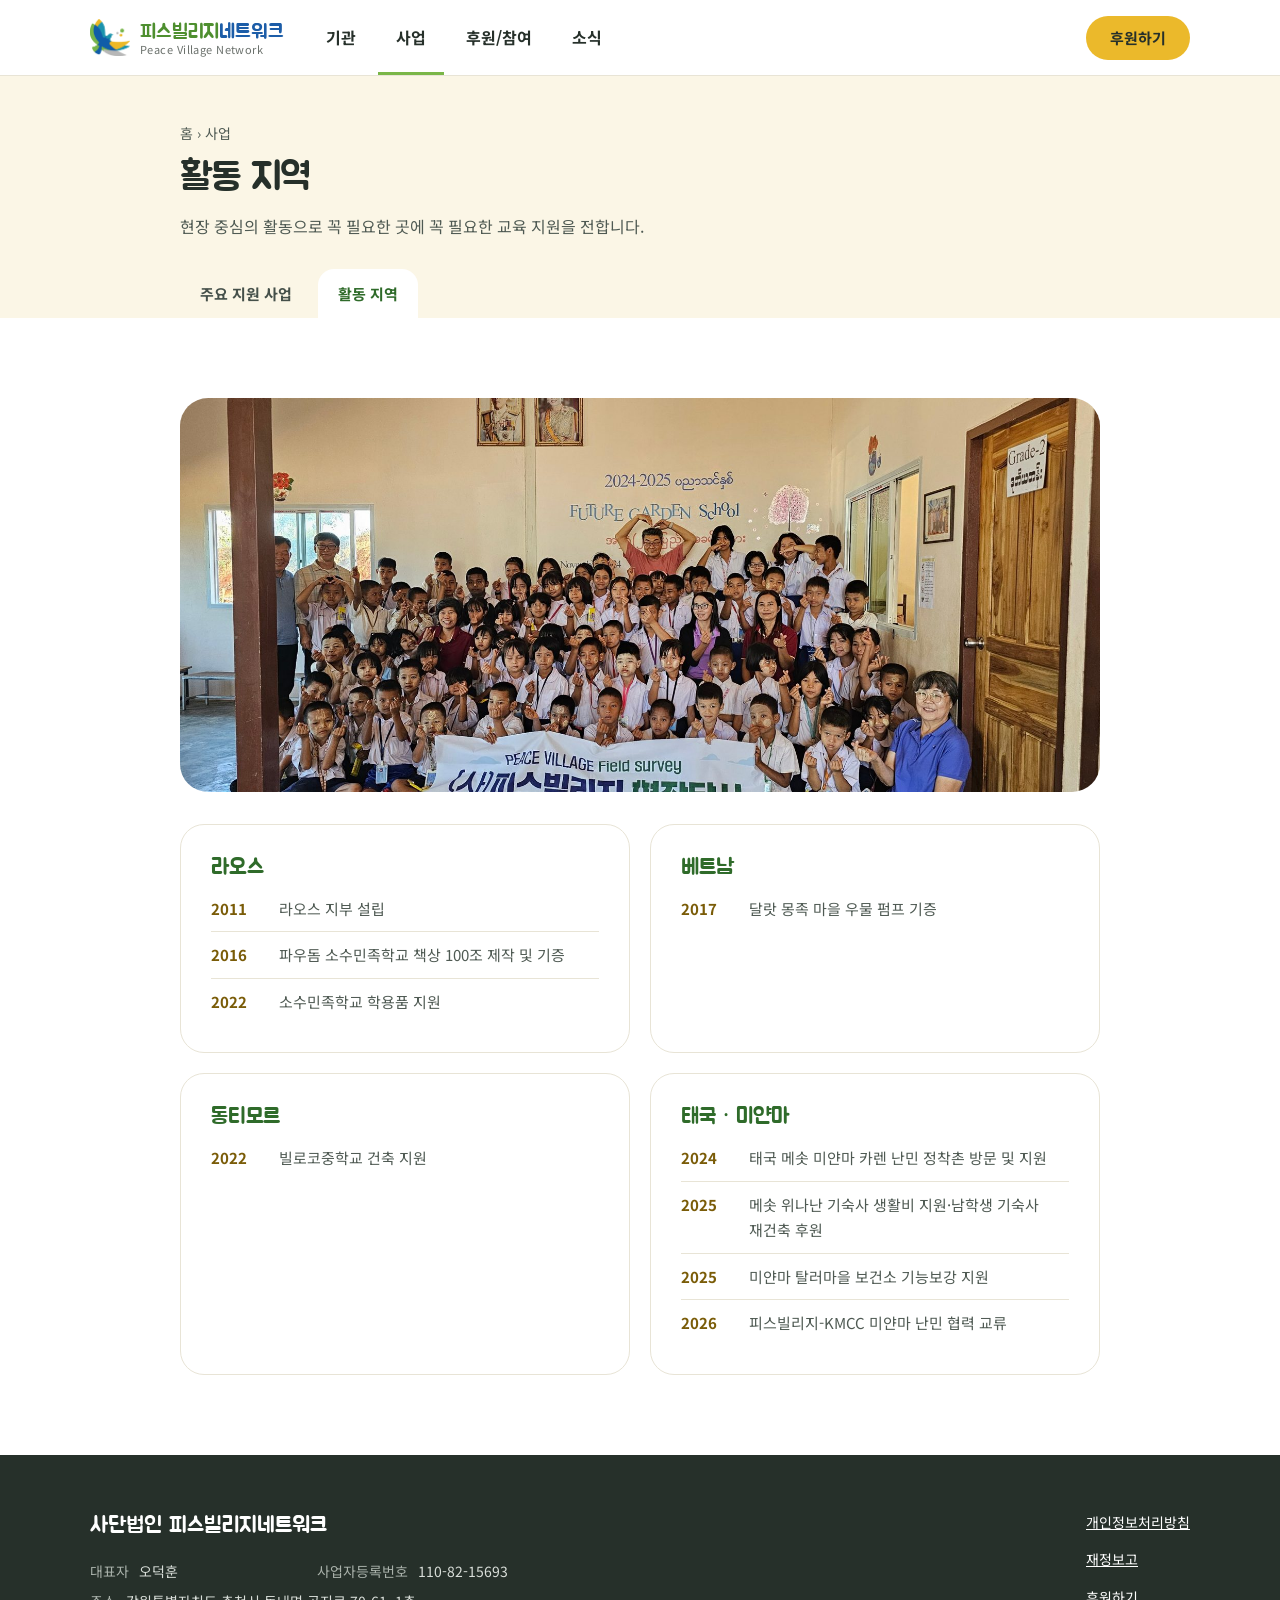
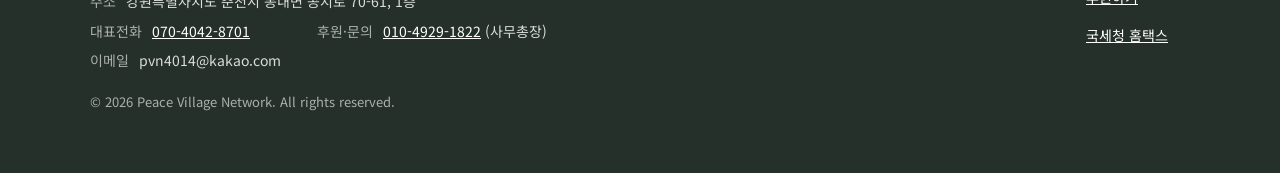
<file: region.html>
<!doctype html>
<html lang="ko">
<head>
<meta charset="utf-8">
<meta name="viewport" content="width=device-width, initial-scale=1">
<link rel="icon" href="assets/img/favicon.png">
<link rel="preconnect" href="https://fonts.googleapis.com">
<link rel="preconnect" href="https://fonts.gstatic.com" crossorigin>
<link href="https://fonts.googleapis.com/css2?family=Jua&family=Noto+Sans+KR:wght@400;500;700&display=swap" rel="stylesheet">
<link rel="stylesheet" href="assets/css/style.css">
<meta property="og:type" content="website">
<meta property="og:site_name" content="피스빌리지네트워크">
<meta property="og:title" content="활동 지역 | 피스빌리지네트워크">
<meta property="og:description" content="라오스, 베트남, 동티모르, 태국·미얀마 — 피스빌리지네트워크가 활동하는 지역과 연도별 지원 내용을 소개합니다.">
<meta property="og:image" content="https://www.pvnw.co.kr/assets/img/p1-kmcc-2026.jpg">
<meta name="description" content="라오스, 베트남, 동티모르, 태국·미얀마 — 피스빌리지네트워크가 활동하는 지역과 연도별 지원 내용을 소개합니다.">
<meta property="og:url" content="https://www.pvnw.co.kr/region.html">
<link rel="canonical" href="https://www.pvnw.co.kr/region.html">

<title>활동 지역 | 피스빌리지네트워크</title>
</head>
<body>
<a class="skip" href="#main">본문 바로가기</a>
<header id="site-header" class="site-header"></header>

<main id="main" data-page-feature="활동 지역 페이지">
  <div class="sub-head">
    <div class="wrap narrow">
      <span class="crumb">홈 › 사업</span>
      <h1 data-text="region.01">활동 지역</h1>
      <p class="desc" data-text="region.02">현장 중심의 활동으로 꼭 필요한 곳에 꼭 필요한 교육 지원을 전합니다.</p>
      <nav class="sub-tabs" aria-label="사업 하위 메뉴">
        <a data-feature="주요 지원 사업 페이지" href="business.html">주요 지원 사업</a>
        <a data-feature="활동 지역 페이지" href="region.html" aria-current="page">활동 지역</a>
      </nav>
    </div>
  </div>
  <section class="section">
    <div class="wrap narrow">
      <div class="ph" style="margin-bottom:32px">
        <img class="photo" src="assets/img/p6-school.jpg" alt="2024년 현장답사 중 태국 Future Garden School 학생들과 함께한 단체 사진" style="aspect-ratio:21/9" data-img="region.사진1">
      </div>
      <div class="regions" data-render="regions"></div>
    </div>
  </section>
</main>
<footer id="site-footer" class="site-footer"></footer>
<script src="assets/js/config.js"></script>
<script src="assets/js/content-default.js"></script>
<script src="assets/js/site.js"></script>
<!-- Cloudflare Web Analytics (관리자 미리보기·로컬은 집계 제외) -->
<script>(function(){if(/[?&]edit=1/.test(location.search)||!/pvnw\.co\.kr$/.test(location.hostname))return;var s=document.createElement('script');s.defer=true;s.src='https://static.cloudflareinsights.com/beacon.min.js';s.setAttribute('data-cf-beacon','{"token": "9bc579dd54d64bc2aff5ee26967d3add"}');document.body.appendChild(s);})();</script>

<script>PVN.init('work');</script>
</body>
</html>
</file>
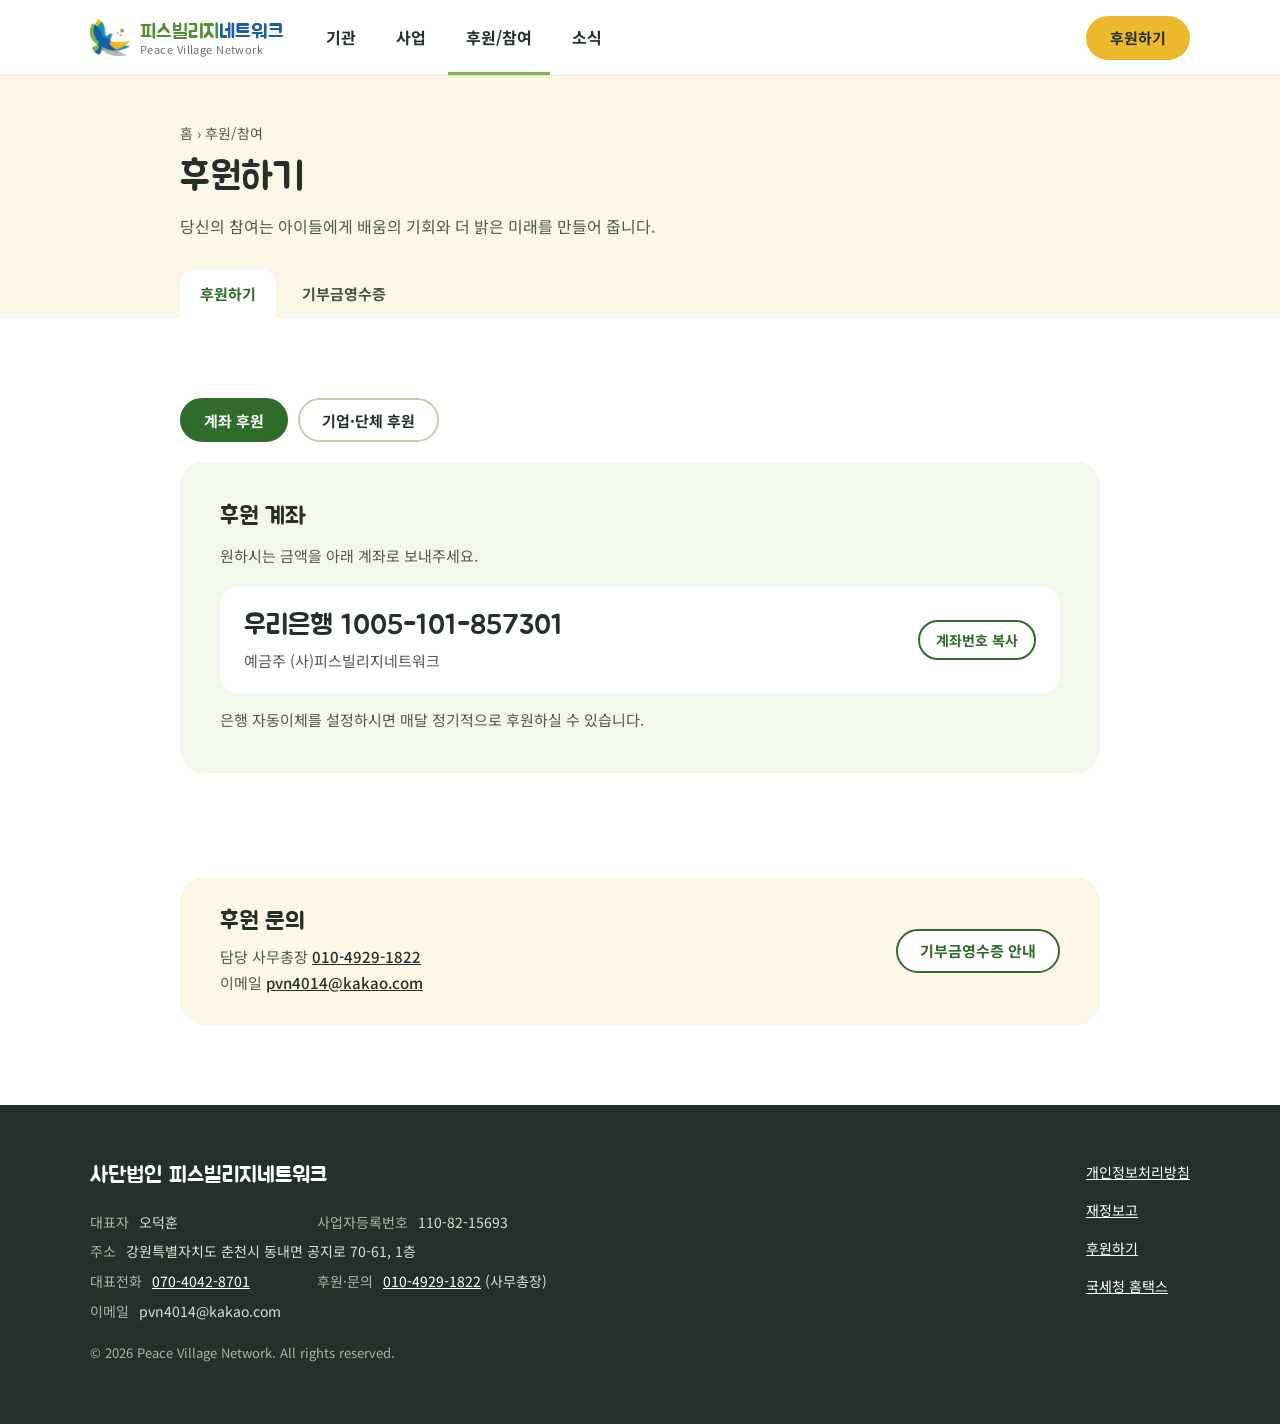
<file: support.html>
<!doctype html>
<html lang="ko">
<head>
<meta charset="utf-8">
<meta name="viewport" content="width=device-width, initial-scale=1">
<link rel="icon" href="assets/img/favicon.png">
<link rel="preconnect" href="https://fonts.googleapis.com">
<link rel="preconnect" href="https://fonts.gstatic.com" crossorigin>
<link href="https://fonts.googleapis.com/css2?family=Jua&family=Noto+Sans+KR:wght@400;500;700&display=swap" rel="stylesheet">
<link rel="stylesheet" href="assets/css/style.css">
<meta property="og:type" content="website">
<meta property="og:site_name" content="피스빌리지네트워크">
<meta property="og:title" content="후원하기 | 피스빌리지네트워크">
<meta property="og:description" content="계좌 후원과 기업·단체 후원 방법을 안내합니다. 보내주신 후원금은 아시아 아이들의 배움을 위해 사용됩니다.">
<meta property="og:image" content="https://www.pvnw.co.kr/assets/img/p1-kmcc-2026.jpg">
<meta name="description" content="계좌 후원과 기업·단체 후원 방법을 안내합니다. 보내주신 후원금은 아시아 아이들의 배움을 위해 사용됩니다.">
<meta property="og:url" content="https://www.pvnw.co.kr/support.html">
<link rel="canonical" href="https://www.pvnw.co.kr/support.html">

<title>후원하기 | 피스빌리지네트워크</title>
</head>
<body>
<a class="skip" href="#main">본문 바로가기</a>
<header id="site-header" class="site-header"></header>

<main id="main" data-page-feature="후원하기 페이지">
  <div class="sub-head">
    <div class="wrap narrow">
      <span class="crumb">홈 › 후원/참여</span>
      <h1 data-text="support.01">후원하기</h1>
      <p class="desc" data-text="support.02">당신의 참여는 아이들에게 배움의 기회와 더 밝은 미래를 만들어 줍니다.</p>
      <nav class="sub-tabs" aria-label="후원/참여 하위 메뉴">
        <a data-feature="후원하기 페이지" href="support.html" aria-current="page">후원하기</a>
        <a data-feature="기부금영수증 페이지" href="receipt.html">기부금영수증</a>
      </nav>
    </div>
  </div>

  <section class="section" data-render="supportTabs">
    <div class="wrap narrow">
      <div class="tabs" role="tablist" aria-label="후원 방식">
        <button class="tab" type="button" role="tab" id="tab-account" aria-controls="panel-account" data-anchor="account" data-feature="후원하기: 계좌 후원">계좌 후원</button>
        <!-- CMS 정기후원: 'CMS 정기후원 사용'이 Y일 때만 보임 -->
        <button class="tab" type="button" role="tab" id="tab-regular" aria-controls="panel-regular" data-anchor="regular" data-feature="CMS 정기후원 사용">CMS 정기후원</button>
        <button class="tab" type="button" role="tab" id="tab-corp" aria-controls="panel-corp" data-anchor="corp" data-feature="후원하기: 기업·단체 후원">기업·단체 후원</button>
      </div>

      <div class="tab-panel" data-feature="후원하기: 계좌 후원" role="tabpanel" id="panel-account" aria-labelledby="tab-account" hidden>
        <div>
          <h3 data-text="support.03">후원 계좌</h3>
          <p data-text="support.04">원하시는 금액을 아래 계좌로 보내주세요.</p>
          <div class="account-box">
            <div>
              <span class="account" id="account-no"><span data-info="후원 은행"></span> <span data-info="후원 계좌번호"></span></span>
              <span class="account-owner">예금주 <span data-info="후원 예금주"></span></span>
            </div>
            <button class="btn btn-line sm" type="button" data-copy="account-no">계좌번호 복사</button>
          </div>
          <p class="tip" data-text="support.05">은행 자동이체를 설정하시면 매달 정기적으로 후원하실 수 있습니다.</p>
        </div>
      </div>

      <div class="tab-panel" data-feature="CMS 정기후원 사용" role="tabpanel" id="panel-regular" aria-labelledby="tab-regular" hidden>
        <div>
          <h3 data-text="support.06">CMS 정기후원</h3>
          <p data-text="support.07">CMS 자동이체 신청으로 매달 정해진 날 정기후원이 이루어집니다.</p>
        </div>
        <a class="btn btn-green" id="regular-apply" target="_blank" rel="noopener" data-text="support.08">CMS 정기후원 신청</a>
      </div>

      <div class="tab-panel" data-feature="후원하기: 기업·단체 후원" role="tabpanel" id="panel-corp" aria-labelledby="tab-corp" hidden>
        <div>
          <h3 data-text="support.09">기업·단체 후원</h3>
          <p data-text="support.10">기업·단체 후원은 담당자에게 문의해 주시면 함께할 방법을 안내해 드립니다.</p>
        </div>
        <a class="btn btn-green" href="#contact" data-text="support.11">문의하기</a>
      </div>
    </div>
  </section>

  <section id="contact" data-feature="후원하기: 문의 안내" class="section tight-top">
    <div class="wrap narrow">
      <div class="contact-box">
        <div>
          <h2 data-text="support.12">후원 문의</h2>
          <p class="contact-list">담당 <span data-info="문의 담당"></span> <a data-tel="문의 전화"></a><br>이메일 <a data-mail="이메일"></a></p>
        </div>
        <a class="btn btn-line" data-feature="기부금영수증 페이지" href="receipt.html" data-text="support.13">기부금영수증 안내</a>
      </div>
    </div>
  </section>
</main>
<footer id="site-footer" class="site-footer"></footer>
<script src="assets/js/config.js"></script>
<script src="assets/js/content-default.js"></script>
<script src="assets/js/site.js"></script>
<!-- Cloudflare Web Analytics (관리자 미리보기·로컬은 집계 제외) -->
<script>(function(){if(/[?&]edit=1/.test(location.search)||!/pvnw\.co\.kr$/.test(location.hostname))return;var s=document.createElement('script');s.defer=true;s.src='https://static.cloudflareinsights.com/beacon.min.js';s.setAttribute('data-cf-beacon','{"token": "9bc579dd54d64bc2aff5ee26967d3add"}');document.body.appendChild(s);})();</script>

<script>PVN.init('support');</script>
</body>
</html>
</file>
<file: assets/css/style.css>
/* 피스빌리지네트워크 — 색은 로고·리플렛에서 가져옴 */
:root {
  --green: #7AB648;
  --green-dark: #2F6B2A;
  --green-deep: #1E4A1B;
  --green-soft: #F1F7EA;
  --yellow: #EBB92B;
  --yellow-ink: #7A5C08;
  --blue: #1C5DA8;
  --blue-soft: #EDF3FA;
  --teal: #6FB3C8;
  --cream: #FBF6E6;
  --ink: #26302A;
  --sub: #4F5A53;
  --line: #E8E4D6;
  --line-strong: #CFC8B0;
  --radius: 24px;
  --gutter: clamp(20px, 4vw, 40px);
  --font-head: 'Jua', 'Noto Sans KR', sans-serif;
  --font-body: 'Noto Sans KR', system-ui, sans-serif;
}
* { box-sizing: border-box; }
html { scroll-behavior: smooth; scroll-padding-top: 100px; -webkit-text-size-adjust: 100%; }
body { margin: 0; font-family: var(--font-body); font-size: 15px; color: var(--ink); background: #fff; line-height: 1.7; word-break: keep-all; overflow-wrap: break-word; }
img { max-width: 100%; }
a { color: var(--green-dark); }
a:hover { color: var(--green-deep); }
h1, h2, h3 { font-family: var(--font-head); font-weight: 400; line-height: 1.3; margin: 0; text-wrap: balance; letter-spacing: -0.01em; }
p, li, dd { text-wrap: pretty; }
[hidden] { display: none !important; }
:focus-visible { outline: 3px solid var(--blue); outline-offset: 2px; }
.wrap { max-width: 1180px; margin: 0 auto; padding: 0 var(--gutter); }
.narrow { max-width: 1000px; }
.skip { position: absolute; left: -9999px; top: 8px; background: #fff; padding: 10px 16px; z-index: 100; }
.skip:focus { left: 8px; }

/* 아직 받지 못한 자료 표시 */
mark.todo { background: #FDECEC; color: #B42318; border: 1.5px dashed #E5484D; border-radius: 6px; padding: 0 6px; font-weight: 700; font-family: var(--font-body); font-size: .92em; letter-spacing: 0; box-decoration-break: clone; -webkit-box-decoration-break: clone; }
.site-footer mark.todo { background: #4A2323; color: #FFD5D5; border-color: #FF8A8A; }
.mark-todo .ph { position: relative; }
.mark-todo .ph[data-todo]::after { content: '사진 교체 필요 · ' attr(data-todo); position: absolute; left: 14px; top: 14px; padding: 6px 12px; border-radius: 999px; background: #B42318; color: #fff; font: 700 13px/1.3 var(--font-body); box-shadow: 0 2px 8px rgba(0,0,0,.2); pointer-events: none; }
.todo-badge { position: fixed; left: 16px; bottom: 16px; z-index: 60; background: #B42318; color: #fff; font-weight: 700; font-size: 14px; padding: 10px 16px; border-radius: 999px; box-shadow: 0 4px 16px rgba(0,0,0,.2); }

/* 버튼 */
.btn { display: inline-flex; align-items: center; justify-content: center; gap: 6px; min-height: 44px; padding: 0 22px; border-radius: 999px; font-weight: 700; font-size: 15px; line-height: 1.2; text-decoration: none; border: 2px solid transparent; cursor: pointer; font-family: var(--font-body); white-space: nowrap; }
.btn.sm { min-height: 40px; padding: 0 16px; font-size: 14px; }
.btn-green { background: var(--green-dark); color: #fff; }
.btn-green:hover { background: var(--green-deep); color: #fff; }
.btn-yellow { background: var(--yellow); color: var(--ink); }
.btn-yellow:hover { background: #D9A71C; color: var(--ink); }
.btn-line { border-color: var(--green-dark); color: var(--green-dark); background: #fff; }
.btn-line:hover { background: var(--green-soft); }
.btn-line-white { border-color: #fff; color: #fff; }
.btn-line-white:hover { background: rgba(255,255,255,.12); color: #fff; }
.btn.is-disabled { opacity: .5; pointer-events: none; }

/* 헤더 */
.site-header { position: sticky; top: 0; z-index: 50; background: rgba(255,255,255,.97); border-bottom: 1px solid var(--line); backdrop-filter: blur(6px); }
.head-row { display: flex; align-items: center; gap: 16px 24px; min-height: 72px; }
.brand { display: flex; align-items: center; gap: 10px; text-decoration: none; flex: none; }
.brand-text { display: flex; flex-direction: column; line-height: 1.1; }
.brand-ko { font-family: var(--font-head); font-size: 20px; }
.brand-ko .g { color: #4E8F2F; } .brand-ko .b { color: var(--blue); }
.brand-en { font-size: 11px; color: #6B716C; letter-spacing: .04em; }
.main-nav { flex: 1 1 auto; }
.main-nav ul { list-style: none; margin: 0; padding: 0; display: flex; gap: 4px; }
.nav-top { display: block; padding: 24px 18px 21px; font-size: 16px; font-weight: 700; color: var(--ink); text-decoration: none; border-bottom: 3px solid transparent; white-space: nowrap; }
.nav-top:hover, .nav-top.is-open, .nav-top.is-current { border-bottom-color: var(--green); color: var(--ink); }
.mobile-sub { display: none; }
.nav-toggle { display: none; margin-left: auto; width: 48px; height: 48px; border: 0; background: none; color: var(--ink); cursor: pointer; }
.mega { position: absolute; left: 0; right: 0; top: 100%; background: #fff; border-top: 1px solid var(--line); box-shadow: 0 16px 32px rgba(38,48,42,.1); }
.mega-inner { display: grid; grid-template-columns: repeat(4, minmax(0, 1fr)); gap: 28px 40px; padding-top: 36px; padding-bottom: 44px; }
.mega-col { display: flex; flex-direction: column; gap: 8px; }
.mega-col a.mega-title { font-weight: 700; color: var(--green-dark); padding-bottom: 10px; border-bottom: 1px solid var(--line); margin-bottom: 4px; text-decoration: none; }
.mega-col a.mega-title:hover { text-decoration: underline; }
.mega-desc { margin: 0; font-size: 14px; color: var(--sub); line-height: 1.6; }
.mega-col a { color: #45504A; text-decoration: none; padding: 3px 0; }
.mega-col a:hover { color: var(--green-dark); text-decoration: underline; }

@media (max-width: 960px) {
  .head-row { flex-wrap: wrap; min-height: 72px; }
  .nav-toggle { display: inline-flex; align-items: center; justify-content: center; }
  .main-nav, .head-cta { display: none; }
  .site-header.nav-open .main-nav, .site-header.nav-open .head-cta { display: flex; }
  .site-header.nav-open .main-nav { flex-basis: 100%; }
  .site-header.nav-open .head-cta { margin-bottom: 16px; }
  .main-nav ul { flex-direction: column; width: 100%; gap: 0; }
  .nav-top { padding: 14px 4px; border-bottom: 1px solid var(--line); }
  .nav-top.is-current { border-bottom-color: var(--line); color: var(--green-dark); }
  .mobile-sub { display: flex; flex-wrap: wrap; gap: 4px 18px; padding: 8px 4px 14px; }
  .mobile-sub a { color: var(--sub); text-decoration: none; font-size: 15px; padding: 6px 0; }
  .mega { display: none !important; }
}

/* 공통 섹션 */
.section { padding: clamp(52px, 6.5vw, 80px) 0; }
.section.cream { background: var(--cream); }
.section.tight-top { padding-top: 24px; }
.eyebrow { display: block; font-size: 13px; font-weight: 700; color: var(--green-dark); letter-spacing: .08em; margin-bottom: 10px; }
.sec-title { font-size: clamp(26px, 3vw, 34px); }
.sec-head { display: flex; flex-wrap: wrap; align-items: flex-end; justify-content: space-between; gap: 12px 24px; margin-bottom: 36px; }
.more { display: inline-flex; align-items: center; min-height: 44px; font-weight: 700; white-space: nowrap; }
.lead { font-size: 16px; line-height: 1.85; color: var(--sub); margin: 0; max-width: 36em; }
.lead + .lead { margin-top: 14px; }
.stack > * + * { margin-top: 18px; }
.split { display: grid; grid-template-columns: repeat(2, minmax(0, 1fr)); align-items: center; gap: clamp(32px, 5vw, 64px); }
@media (max-width: 860px) { .split { grid-template-columns: minmax(0, 1fr); } }
.photo { display: block; width: 100%; aspect-ratio: 16 / 10; height: auto; object-fit: cover; border-radius: 28px; }
.ph { display: block; }

/* 메인 배너 */
.hero { background: var(--cream); }
.hero-row { display: grid; grid-template-columns: minmax(0, 1fr) minmax(0, 1.1fr); align-items: center; gap: clamp(28px, 4.5vw, 56px); padding-top: clamp(32px, 5vw, 56px); padding-bottom: 96px; }
@media (max-width: 860px) { .hero-row { grid-template-columns: minmax(0, 1fr); } }
.hero-text { display: flex; flex-direction: column; align-items: flex-start; gap: 20px; }
.tag { padding: 6px 14px; border-radius: 999px; background: #fff; font-size: 14px; font-weight: 700; color: var(--green-dark); }
.hero-title { font-size: clamp(28px, 3.4vw, 42px); line-height: 1.32; }
.hero-desc { margin: 0; font-size: 16px; line-height: 1.75; color: var(--sub); max-width: 28em; }
.hero-actions { display: flex; flex-wrap: wrap; align-items: center; gap: 16px 20px; margin-top: 8px; }
.hero-nav { display: flex; align-items: center; gap: 4px; }
.round { width: 44px; height: 44px; border-radius: 50%; border: 1px solid var(--line-strong); background: #fff; color: var(--ink); cursor: pointer; display: inline-flex; align-items: center; justify-content: center; }
.round:hover { border-color: var(--green-dark); }
.hero-count { min-width: 52px; text-align: center; font-size: 14px; color: var(--sub); }
.hero-media img { display: block; width: 100%; aspect-ratio: 4 / 3; height: auto; max-height: 380px; object-fit: cover; border-radius: 32px 32px 32px 120px; background: #fff; }

/* 후원 띠 */
.support-band { margin-top: -56px; position: relative; }
.band { background: var(--green-dark); color: #fff; border-radius: 28px; padding: 30px clamp(24px, 4vw, 44px); display: flex; flex-wrap: wrap; align-items: center; justify-content: space-between; gap: 20px 32px; }
.band-title { font-family: var(--font-head); font-size: 22px; display: block; margin-bottom: 4px; }
.band-text { color: #E3EEDC; display: block; }
.band-btns { display: flex; flex-wrap: wrap; gap: 12px; }

/* 가치 원 */
.values { display: flex; flex-direction: column; align-items: center; }
.values .row { display: flex; margin-top: -44px; }
.circle { width: 190px; height: 190px; border-radius: 50%; display: flex; align-items: center; justify-content: center; text-align: center; font-family: var(--font-head); font-size: 21px; line-height: 1.35; padding: 18px; }
.c1 { background: #9CCB6B; color: #1F3A1A; }
.c2 { background: #F2C94C; color: #3D2E05; margin-right: -24px; }
.c3 { background: var(--teal); color: #0E2F3A; }
@media (max-width: 520px) { .circle { width: 160px; height: 160px; font-size: 18px; } .values .row { margin-top: -30px; } }
.value-cards { display: grid; grid-template-columns: repeat(3, minmax(0, 1fr)); gap: 16px; }
@media (max-width: 760px) { .value-cards { grid-template-columns: minmax(0, 1fr); } }
.value-cards div { padding: 22px 24px; border-radius: var(--radius); font-family: var(--font-head); font-size: 20px; line-height: 1.4; }
.value-cards small { display: block; font-family: var(--font-body); font-size: 13px; font-weight: 700; letter-spacing: .06em; margin-bottom: 6px; }

/* 목록 공통 */
.dots { list-style: none; margin: 0; padding: 0; }
.dots li { position: relative; padding-left: 14px; color: var(--sub); line-height: 1.7; }
.dots li + li { margin-top: 4px; }
.dots li::before { content: ''; position: absolute; left: 0; top: .72em; width: 5px; height: 5px; border-radius: 50%; background: var(--green); }

/* 사업 카드 — 2열, 번호 + 내용 가로 배치 */
.works { display: grid; grid-template-columns: repeat(2, minmax(0, 1fr)); gap: 20px; }
@media (max-width: 760px) { .works { grid-template-columns: minmax(0, 1fr); } }
.work { display: flex; gap: 20px; align-items: flex-start; background: #fff; border: 1px solid var(--line); border-radius: var(--radius); padding: 28px 30px; }
.work .num { flex: none; width: 44px; height: 44px; border-radius: 50%; background: var(--green); color: #1F3A1A; font-weight: 700; display: flex; align-items: center; justify-content: center; }
.work-body { min-width: 0; }
.work h3 { font-size: 21px; color: var(--yellow-ink); margin: 6px 0 12px; }

/* 활동 지역 */
.chips { display: flex; flex-wrap: wrap; gap: 10px; list-style: none; padding: 0; margin: 0; }
.chips li { padding: 9px 20px; border-radius: 999px; background: #fff; border: 1px solid var(--line-strong); font-weight: 700; }
.regions { display: grid; grid-template-columns: repeat(2, minmax(0, 1fr)); gap: 20px; }
@media (max-width: 760px) { .regions { grid-template-columns: minmax(0, 1fr); } }
.region { background: #fff; border: 1px solid var(--line); border-radius: var(--radius); padding: 28px 30px; }
.region h3 { font-size: 22px; color: var(--green-dark); margin-bottom: 14px; }
.year-list { list-style: none; margin: 0; padding: 0; }
.year-list li { display: grid; grid-template-columns: 56px minmax(0, 1fr); gap: 12px; padding: 10px 0; border-top: 1px solid var(--line); color: var(--sub); }
.year-list li:first-child { border-top: 0; padding-top: 0; }
.year-list .y { font-weight: 700; color: var(--yellow-ink); }

/* 정보공개 */
.fin-cards { display: grid; grid-template-columns: repeat(auto-fit, minmax(300px, 1fr)); gap: 20px; }
@media (max-width: 760px) { .fin-cards { grid-template-columns: minmax(0, 1fr); } }
.fin-card { padding: 32px; border-radius: var(--radius); display: flex; flex-direction: column; gap: 8px; text-decoration: none; color: var(--ink); transition: box-shadow .15s; }
.fin-card:hover { color: var(--ink); box-shadow: 0 8px 24px rgba(38,48,42,.08); }
.fin-card .k { font-size: 14px; font-weight: 700; }
.fin-card .t { font-family: var(--font-head); font-size: 22px; }
.fin-card .d { font-size: 15px; color: var(--sub); }
.placeholder { padding: 36px; border-radius: var(--radius); border: 2px dashed var(--line-strong); color: var(--sub); }
.placeholder strong { display: block; font-family: var(--font-head); font-weight: 400; font-size: 24px; color: var(--ink); margin-bottom: 8px; }
.placeholder p { margin: 0; }
.placeholder .when { margin-top: 10px; font-size: 15px; }
.fin-year { margin-bottom: 28px; }
.fin-year h3 { font-size: 26px; color: var(--yellow-ink); margin-bottom: 12px; }
.fin-list { list-style: none; margin: 0; padding: 0; border-top: 2px solid var(--ink); }
.fin-list li { display: flex; flex-wrap: wrap; align-items: center; gap: 8px 20px; padding: 16px 4px; border-bottom: 1px solid var(--line); }
.fin-kind { font-size: 14px; font-weight: 700; color: var(--green-dark); min-width: 80px; }
.fin-title { flex: 1 1 260px; font-weight: 500; }
.fin-list time { color: var(--sub); font-size: 14px; }
.fin-btns { display: flex; gap: 8px; }

/* 연혁 */
.history-cards { display: grid; grid-template-columns: repeat(auto-fit, minmax(210px, 1fr)); gap: 16px; list-style: none; padding: 0; margin: 0; }
.history-cards > li { padding: 24px 22px; border-top: 4px solid var(--yellow); background: #fff; border-radius: 0 0 18px 18px; }
.history-cards .year, .timeline .year { display: block; font-family: var(--font-head); font-size: 22px; color: var(--yellow-ink); margin-bottom: 10px; }
.history-cards .dots li { font-size: 15px; }
.timeline { list-style: none; margin: 0 0 0 8px; padding: 0; border-left: 3px solid var(--yellow); }
.timeline > li { position: relative; display: grid; grid-template-columns: 140px minmax(0, 1fr); gap: 4px 24px; padding: 0 0 32px 30px; }
.timeline > li:last-child { padding-bottom: 4px; }
.timeline > li::before { content: ''; position: absolute; left: -10px; top: 8px; width: 17px; height: 17px; border-radius: 50%; background: #fff; border: 3px solid var(--yellow); }
.timeline .year { margin: 0; }
.timeline .dots { padding-top: 6px; }
.timeline .dots li { font-size: 16px; }
@media (max-width: 600px) { .timeline > li { grid-template-columns: minmax(0, 1fr); } }

/* 공지 */
.notice-latest { list-style: none; margin: 0; padding: 0; border-top: 2px solid var(--ink); }
.notice-latest a, .notice summary { display: flex; flex-wrap: wrap; justify-content: space-between; gap: 6px 20px; padding: 18px 4px; border-bottom: 1px solid var(--line); color: var(--ink); text-decoration: none; cursor: pointer; }
.notice-latest time, .notice time { color: var(--sub); font-size: 14px; }
.n-title { font-weight: 500; }
.notice-body { padding: 20px 4px 28px; border-bottom: 1px solid var(--line); color: var(--sub); }
.notice-body p { margin: 0 0 16px; }
.empty { color: var(--sub); padding: 40px 0; text-align: center; border-top: 2px solid var(--ink); border-bottom: 1px solid var(--line); }

/* 서브 페이지 머리 */
.sub-head { background: var(--cream); padding: 44px 0 0; }
.sub-head.pad { padding-bottom: 44px; }
.crumb { font-size: 14px; color: var(--sub); }
.sub-head h1 { font-size: clamp(28px, 3.4vw, 38px); margin: 8px 0 0; }
.sub-head .desc { margin: 10px 0 0; font-size: 16px; color: var(--sub); max-width: 34em; }
.sub-tabs { display: flex; flex-wrap: wrap; gap: 6px; margin-top: 28px; }
.sub-tabs a { padding: 12px 20px; border-radius: 16px 16px 0 0; font-weight: 700; color: #45504A; text-decoration: none; }
.sub-tabs a:hover { background: rgba(255,255,255,.6); color: var(--green-dark); }
.sub-tabs a[aria-current="page"] { background: #fff; color: var(--green-dark); }

/* 후원 */
.tabs { display: flex; flex-wrap: wrap; gap: 10px; margin-bottom: 20px; }
.tab { min-height: 44px; padding: 0 22px; border-radius: 999px; border: 2px solid var(--line-strong); background: #fff; color: var(--ink); font: 700 15px var(--font-body); cursor: pointer; }
.tab:hover { border-color: var(--green-dark); }
.tab[aria-selected="true"] { background: var(--green-dark); border-color: var(--green-dark); color: #fff; }
.tab-panel { padding: clamp(24px, 4vw, 40px); border-radius: var(--radius); background: var(--green-soft); display: flex; flex-wrap: wrap; gap: 24px; align-items: center; justify-content: space-between; }
.tab-panel h3 { font-size: 24px; margin-bottom: 10px; }
.tab-panel p { margin: 0; color: var(--sub); }
.tab-panel > div { flex: 1 1 380px; min-width: 0; }
.account-box { margin-top: 18px; padding: 20px 24px; border-radius: 18px; background: #fff; display: flex; flex-wrap: wrap; align-items: center; justify-content: space-between; gap: 12px 20px; }
.account { font-family: var(--font-head); font-size: clamp(22px, 2.6vw, 28px); line-height: 1.4; }
.account-owner { display: block; font-size: 15px; color: var(--sub); margin-top: 2px; }
.tip { margin-top: 14px !important; font-size: 15px; }
.info-cards { display: grid; grid-template-columns: repeat(2, minmax(0, 1fr)); gap: 20px; }
@media (max-width: 760px) { .info-cards { grid-template-columns: minmax(0, 1fr); } }
.info-card { background: #fff; border: 1px solid var(--line); border-radius: var(--radius); padding: 30px; display: flex; flex-direction: column; gap: 10px; }
.info-card .k { font-size: 14px; font-weight: 700; color: var(--green-dark); }
.info-card .t { font-family: var(--font-head); font-size: 24px; }
.info-card p { margin: 0; color: var(--sub); }
.contact-box { padding: 30px clamp(24px, 4vw, 40px); border-radius: var(--radius); background: var(--cream); display: flex; flex-wrap: wrap; gap: 20px; align-items: center; justify-content: space-between; }
.contact-box h2 { font-size: 24px; margin-bottom: 6px; }
.contact-list { margin: 0; color: var(--sub); }
.contact-list a { color: var(--ink); font-weight: 500; }

/* 인사말 */
.greeting { padding: clamp(24px, 4vw, 40px); border-radius: var(--radius); background: var(--cream); }
.greeting-text { margin: 0; font-size: 17px; line-height: 1.9; max-width: 40em; }
.greeting-sign { margin: 20px 0 0; text-align: right; font-weight: 700; }

/* 준비 중 페이지 */
.coming { text-align: center; padding: 120px var(--gutter); }
.coming h1 { font-size: 36px; margin-bottom: 12px; }
.coming p { color: var(--sub); margin: 0 auto 28px; max-width: 30em; }

/* 푸터 */
.site-footer { background: var(--ink); color: #D9DED9; }
.foot-row { display: flex; flex-wrap: wrap; justify-content: space-between; gap: 32px; padding-top: 52px; padding-bottom: 60px; }
.foot-info { flex: 1 1 560px; min-width: 0; }
.foot-name { display: block; font-family: var(--font-head); font-weight: 400; font-size: 22px; color: #fff; margin-bottom: 16px; }
.foot-dl { display: grid; grid-template-columns: repeat(2, minmax(0, max-content)); gap: 6px 36px; margin: 0 0 18px; font-size: 14px; }
.foot-dl > div { display: flex; gap: 10px; }
.foot-dl .wide { grid-column: 1 / -1; }
.foot-dl dt { color: #A9B1AA; flex: none; }
.foot-dl dd { margin: 0; }
.foot-dl a { color: #fff; }
@media (max-width: 600px) { .foot-dl { grid-template-columns: minmax(0, 1fr); } }
.foot-info .copy { margin: 0; font-size: 13px; color: #A9B1AA; }
.foot-links { list-style: none; margin: 0; padding: 0; display: flex; flex-direction: column; gap: 6px; }
.foot-links a { color: #fff; font-size: 14px; display: inline-block; padding: 4px 0; }
.foot-links a:hover { color: var(--yellow); }

.fin-sec:not([hidden]) ~ .fin-sec { margin-top: 56px; }
.fin-h { font-size: 28px; margin-bottom: 18px; }

/* 재정보고 게시판형 */
.fin-board { border-top: 2px solid var(--ink); }
.fin-board .n-title { display: flex; flex-wrap: wrap; gap: 4px 14px; align-items: baseline; }
.announce { text-align: center; color: var(--ink); line-height: 1.9; padding: 12px 0 24px; }
.attach { display: flex; flex-wrap: wrap; align-items: center; justify-content: space-between; gap: 10px 16px; padding: 14px 16px; background: var(--green-soft); border-radius: 12px; }
.attach-name { font-size: 15px; color: var(--ink); font-weight: 500; }
.announce p { margin: 0; }
.announce .ann-title { display: block; font-family: var(--font-head); font-weight: 400; font-size: 26px; letter-spacing: .3em; margin-bottom: 8px; }
.announce .gap { display: block; height: 12px; }

/* 기부금영수증 안내 단계 */
.steps { list-style: none; margin: 0; padding: 0; display: grid; grid-template-columns: repeat(auto-fit, minmax(240px, 1fr)); gap: 16px; counter-reset: st; }
.steps li { counter-increment: st; background: #fff; border: 1px solid var(--line); border-radius: var(--radius); padding: 26px 26px 24px; }
.steps li::before { content: counter(st); display: inline-flex; align-items: center; justify-content: center; width: 36px; height: 36px; border-radius: 50%; background: var(--green); color: #1F3A1A; font-weight: 700; margin-bottom: 12px; }
.steps h3 { font-size: 21px; margin-bottom: 6px; }
.steps p { margin: 0; color: var(--sub); }

.brand img { width: 40px; height: auto; }

.nav-toggle .ic-close { display: none; }
.site-header.nav-open .nav-toggle .ic-open { display: none; }
.site-header.nav-open .nav-toggle .ic-close { display: block; }
/* 법인 정보 */
.corp-info { display: grid; grid-template-columns: repeat(2, minmax(0, 1fr)); gap: 0 32px; margin: 0; border-top: 2px solid var(--ink); }
.corp-info > div { display: flex; gap: 16px; padding: 14px 4px; border-bottom: 1px solid var(--line); }
.corp-info dt { flex: none; width: 110px; color: var(--sub); }
.corp-info dd { margin: 0; font-weight: 500; }
@media (max-width: 700px) { .corp-info { grid-template-columns: minmax(0, 1fr); } }
.policy h2 { font-size: 20px; margin: 28px 0 8px; }
.policy p { margin: 0 0 8px; color: var(--sub); }

/* 재정 요약(A형) */
.fs-years { display: flex; gap: 8px; margin-bottom: 14px; flex-wrap: wrap; }
.fs-years .chip { border: 1px solid var(--line-strong); background: #fff; border-radius: 999px; padding: 6px 16px; font: inherit; cursor: pointer; color: var(--sub); }
.fs-years .chip.is-on { background: var(--green-dark); border-color: var(--green-dark); color: #fff; }
.fs-year { color: var(--sub); margin: 0 0 14px; font-size: 14px; }
.fs-grid { display: grid; grid-template-columns: 1fr 1fr; gap: 20px; }
.fs-group { border: 1px solid var(--line); border-radius: 18px; padding: 22px; }
.fs-head { display: flex; justify-content: space-between; align-items: baseline; margin-bottom: 14px; }
.fs-head h3 { font-size: 20px; }
.fs-head strong { font-size: 18px; }
.fs-bars { list-style: none; margin: 0; padding: 0; display: grid; gap: 12px; }
.fs-bars li { display: grid; grid-template-columns: 10em 1fr; gap: 4px 12px; align-items: center; font-size: 14px; }
.fs-label { color: var(--ink); }
.fs-track { height: 12px; background: #F3F1EA; border-radius: 6px; overflow: hidden; }
.fs-bar { display: block; height: 100%; border-radius: 6px; }
.fs-in { background: var(--green); }
.fs-out { background: var(--teal); }
.fs-val { grid-column: 2; color: var(--sub); font-size: 13px; }
@media (max-width: 760px) { .fs-grid { grid-template-columns: 1fr; } }

/* 게시판 목록 */
.board { list-style: none; margin: 0; padding: 0; border-top: 2px solid var(--ink); }
.board a { display: grid; grid-template-columns: auto 1fr auto; align-items: center; gap: 6px 18px; padding: 18px 6px; border-bottom: 1px solid var(--line); color: var(--ink); text-decoration: none; }
.board a:hover { background: #FAF8F1; }
.board a:hover .b-title { text-decoration: underline; text-underline-offset: 3px; }
.b-tag { font-size: 13px; font-weight: 500; color: var(--green-dark); background: var(--green-soft); border-radius: 999px; padding: 3px 10px; white-space: nowrap; }
.b-title { font-size: 16px; font-weight: 500; }
.b-meta { display: flex; gap: 10px; align-items: center; color: var(--sub); font-size: 14px; white-space: nowrap; }
.b-file { font-size: 12px; border: 1px solid var(--line-strong); border-radius: 6px; padding: 1px 7px; }
@media (max-width: 640px) {
  .board a { grid-template-columns: 1fr; }
  .b-tag { justify-self: start; }
}
/* 게시글 상세 */
body[data-detail] [data-board-hide], body[data-detail] .fin-sec:not(.detail-host) { display: none !important; }
body[data-detail] .detail-host > .fin-h { display: none; }
.post { border-top: 2px solid var(--ink); }
.post-back { display: inline-block; margin: 18px 0 6px; font-size: 14px; color: var(--sub); text-decoration: none; }
.post-back:hover { color: var(--green-dark); }
.post-head { padding: 6px 0 22px; border-bottom: 1px solid var(--line); }
.post-head h2 { font-size: clamp(22px, 2.6vw, 28px); margin: 10px 0 8px; }
.post-meta { margin: 0; color: var(--sub); font-size: 14px; }
.post-body { padding: 26px 0 8px; }
.post-body > p { margin: 0 0 14px; color: var(--ink); }
.post .attach { margin: 10px 0 0; }
.post-attach { margin-top: 8px; }
.post-nav { margin-top: 34px; border-top: 1px solid var(--line); }
.post-nav a { display: flex; gap: 18px; padding: 14px 6px; border-bottom: 1px solid var(--line); color: var(--ink); text-decoration: none; }
.post-nav a span { color: var(--sub); font-size: 14px; min-width: 4em; }
.post-nav a:hover { background: #FAF8F1; }
.post-foot { text-align: center; margin-top: 28px; }
.notice-latest .empty { padding: 18px 4px; color: var(--sub); border-bottom: 1px solid var(--line); }

/* 관리자 미리보기 모드 */
html.pvn-edit [data-text]:hover, html.pvn-edit [data-img]:hover, html.pvn-edit [data-info]:hover { outline: 2px dashed var(--blue); outline-offset: 3px; cursor: pointer; }
html.pvn-edit .pvn-off { position: relative; outline: 2px dashed #B3261E; outline-offset: -2px; background-image: repeating-linear-gradient(135deg, rgba(179,38,30,.05) 0 12px, transparent 12px 24px); }
html.pvn-edit .pvn-off > * { opacity: .38; }
html.pvn-edit a.pvn-off, html.pvn-edit button.pvn-off { opacity: .4; }
html.pvn-edit .pvn-off::before { content: attr(data-off-label); position: absolute; top: 8px; left: 8px; z-index: 6; background: #B3261E; color: #fff; font: 500 12px/1.4 var(--font-body); padding: 3px 9px; border-radius: 6px; }
html.pvn-edit a.pvn-off::before, html.pvn-edit button.pvn-off::before { content: none; }
.pvn-pageoff { background: #B3261E; color: #fff; text-align: center; padding: 10px 16px; font-size: 14px; font-weight: 500; }
html.pvn-edit .pvn-page-dim > *:not(.pvn-pageoff) { opacity: .45; }
html.pvn-edit .pvn-flash { animation: pvnflash 1.6s ease; }
@keyframes pvnflash { 0%, 60% { outline: 3px solid #EBB92B; outline-offset: 4px; background-color: rgba(235,185,43,.18); } 100% { outline-color: transparent; } }

.fs-carry { display: flex; flex-wrap: wrap; gap: 6px 22px; margin: 14px 0 0; padding: 12px 16px; background: #F7F5EE; border-radius: 12px; font-size: 14px; color: var(--sub); }
.fs-carry b { color: var(--ink); font-weight: 500; margin-left: 4px; }
</file>
